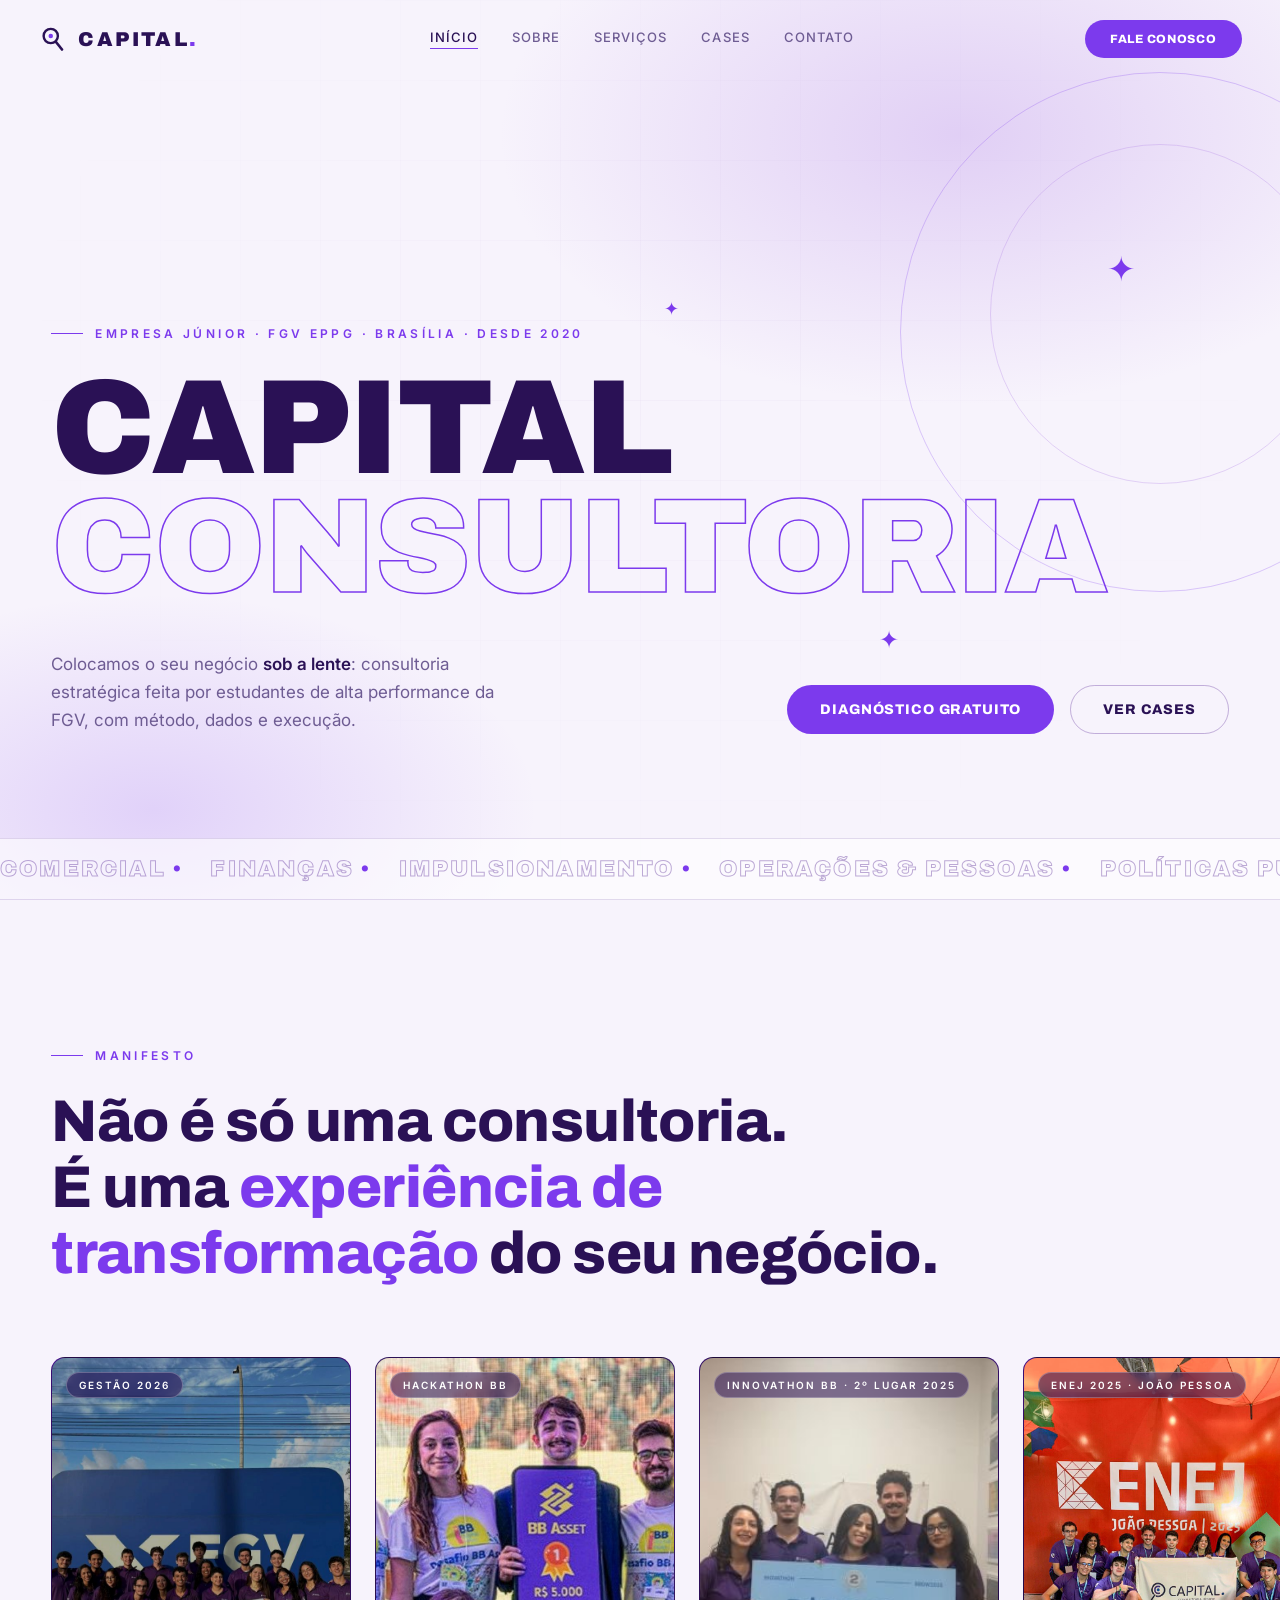
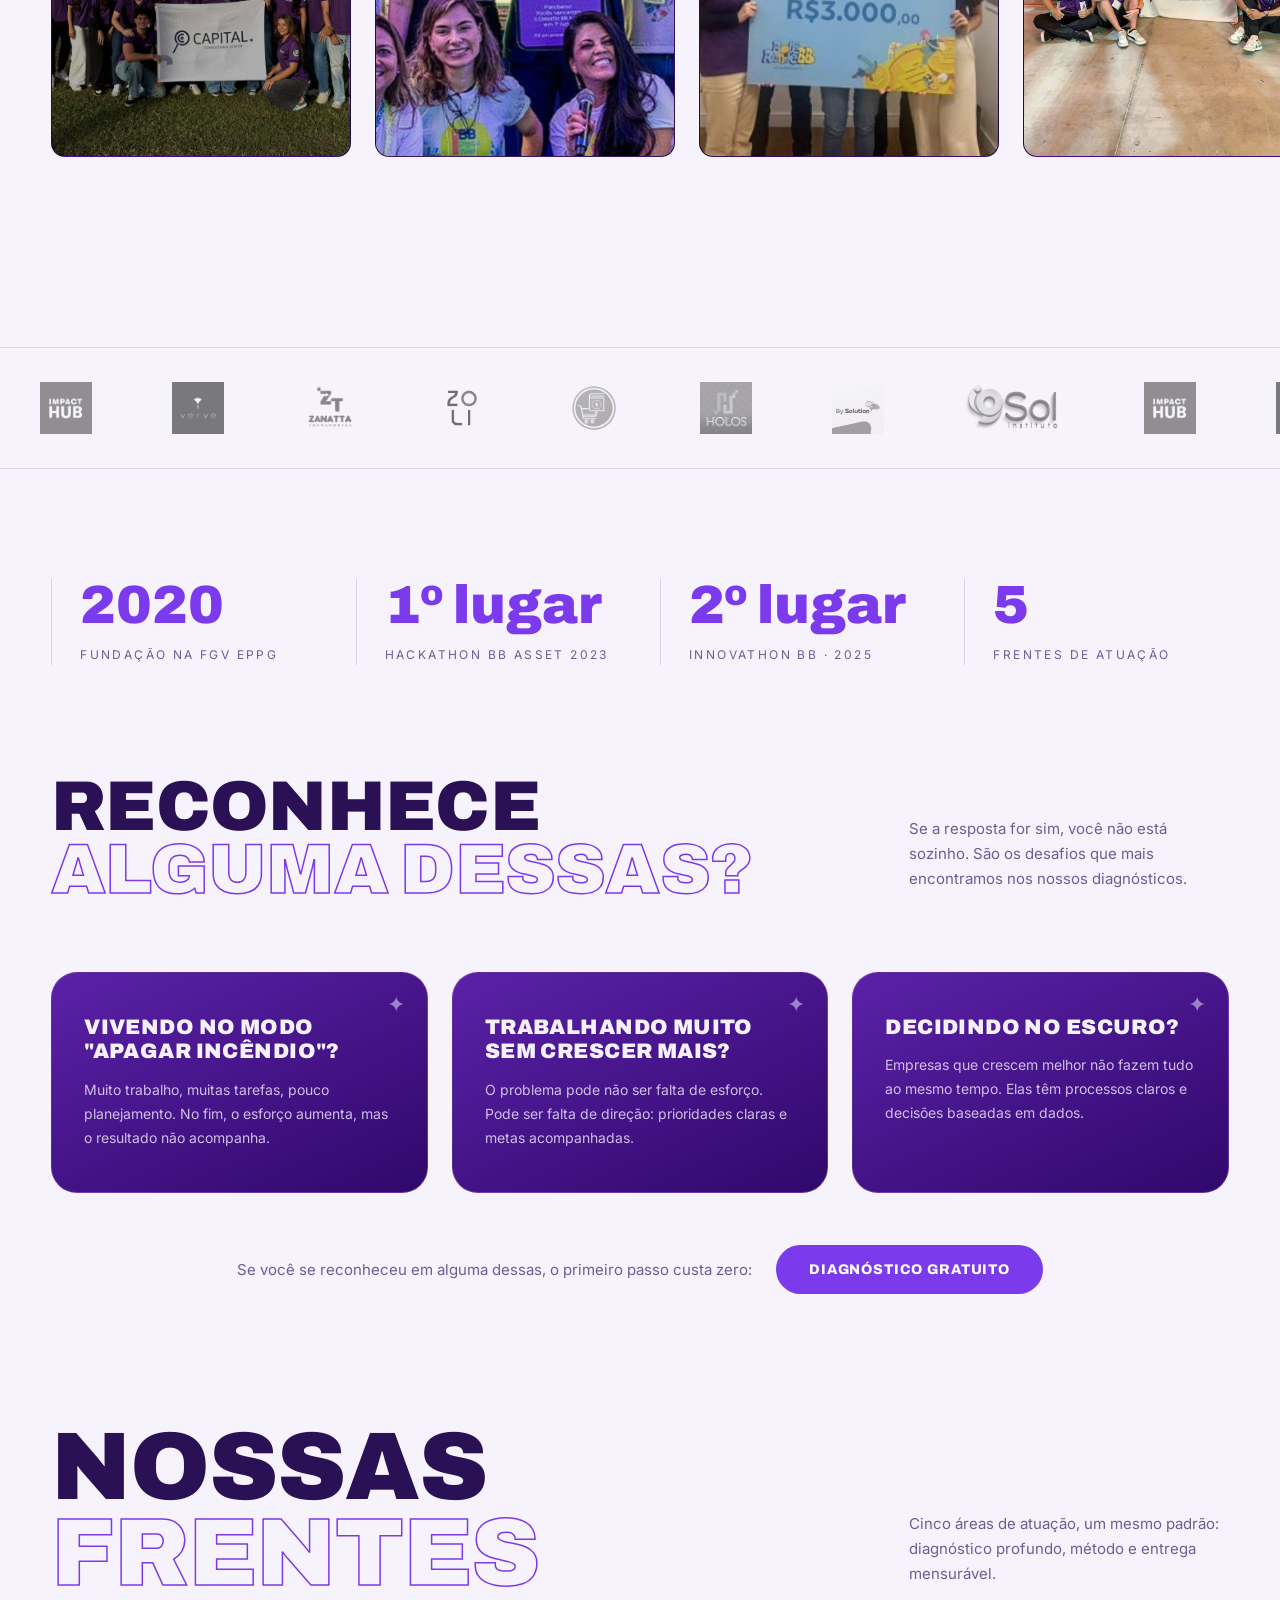
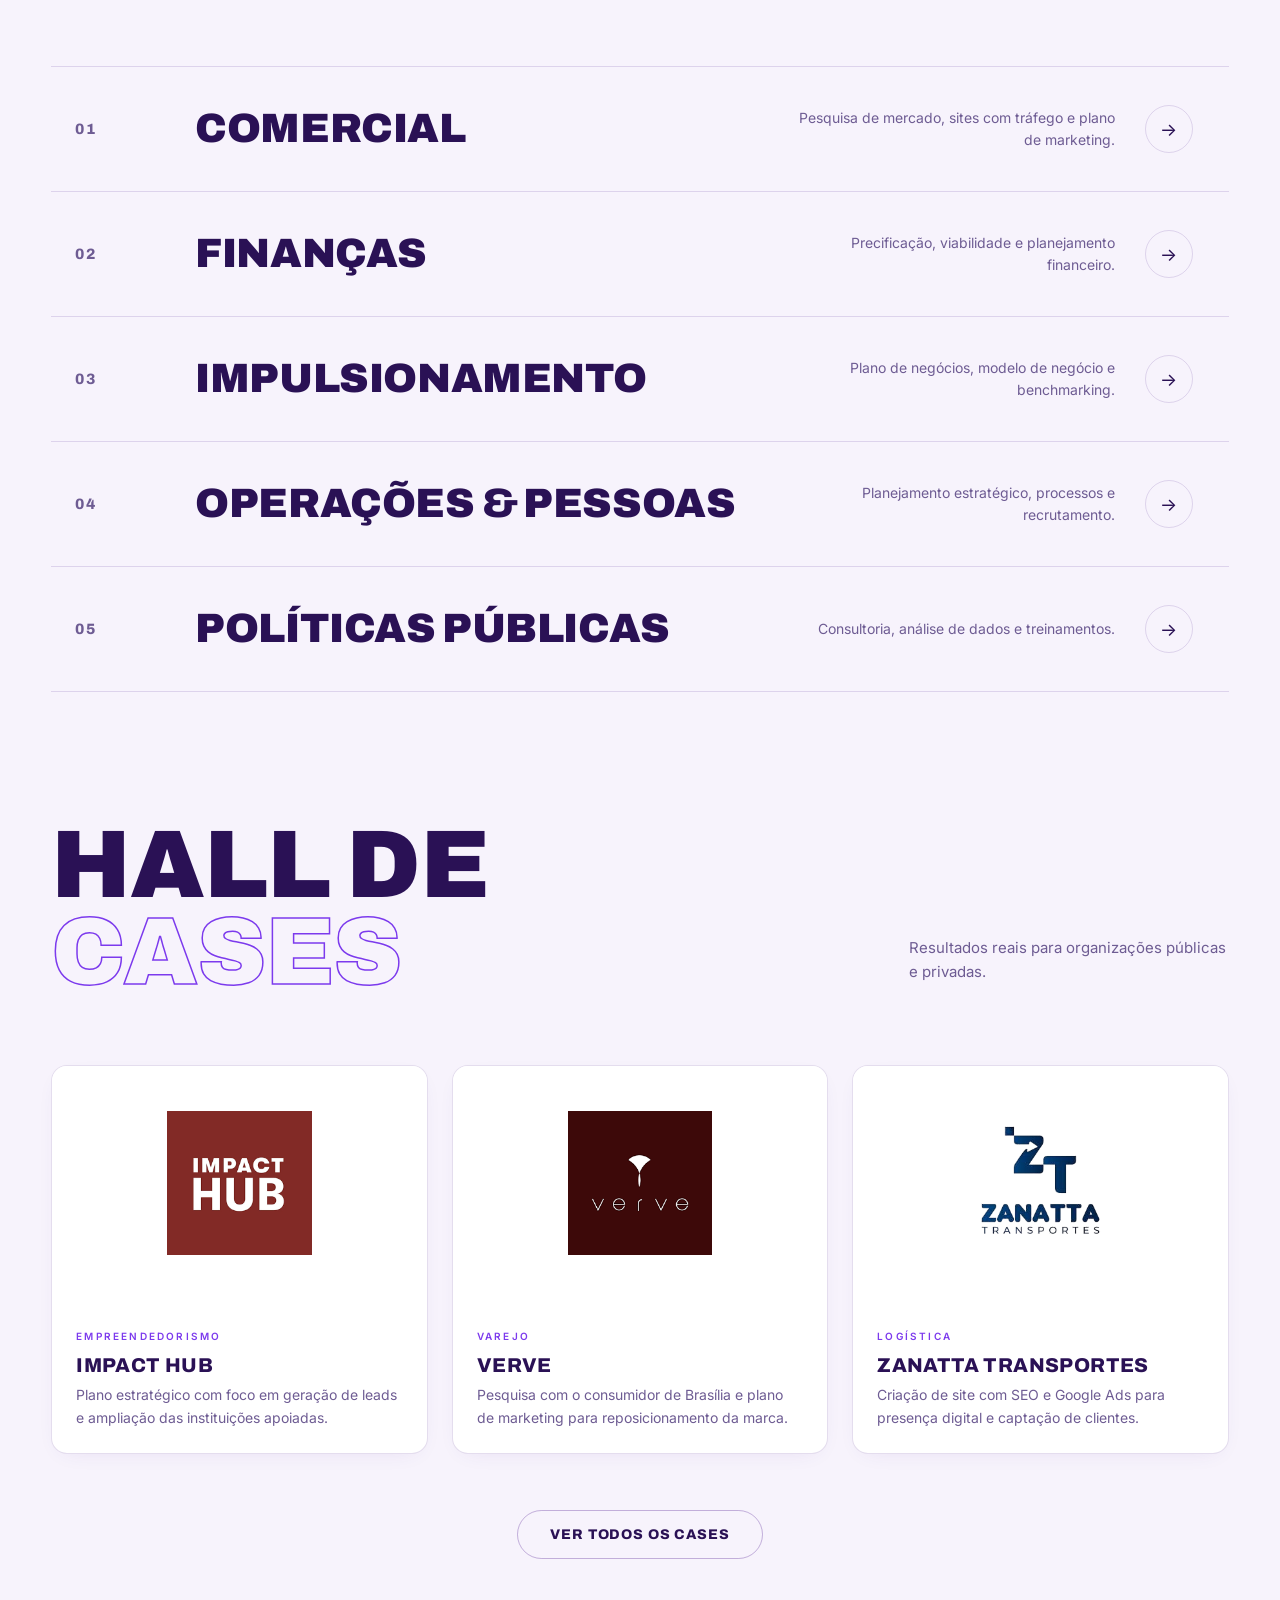
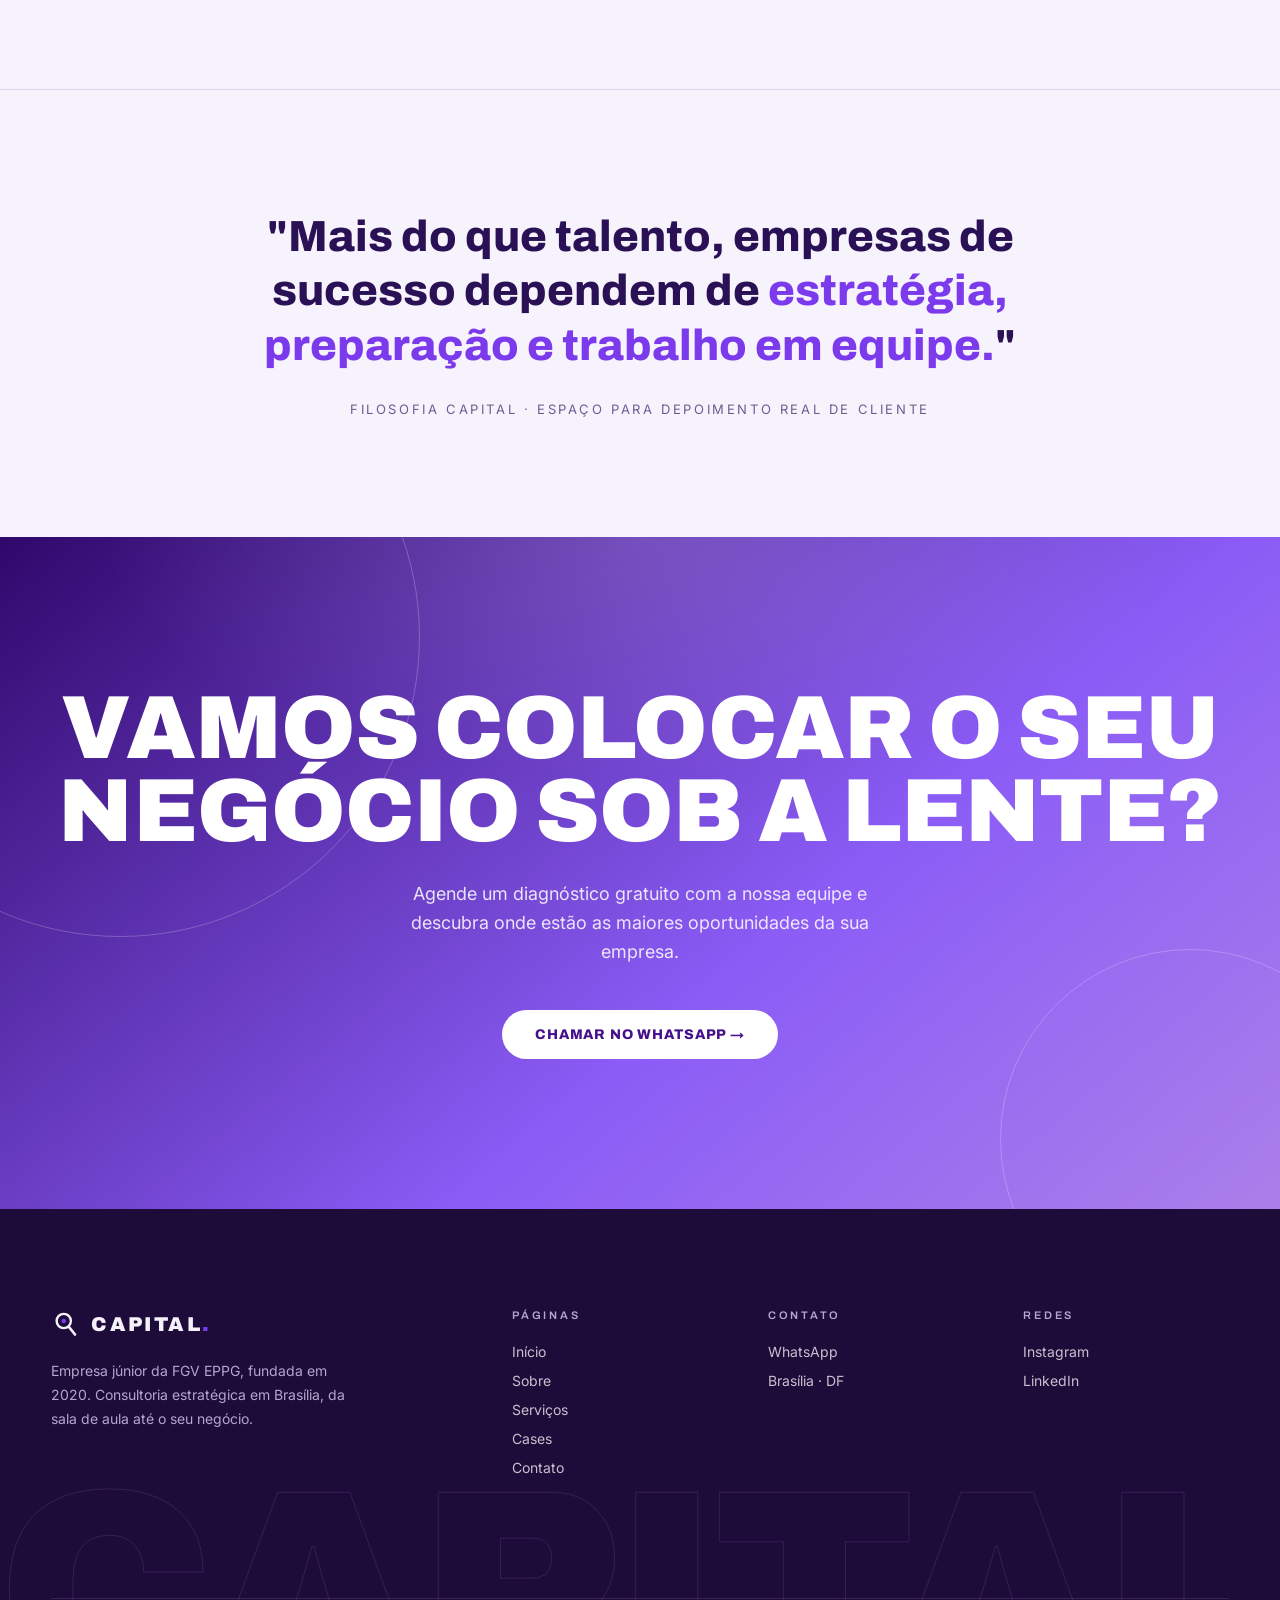
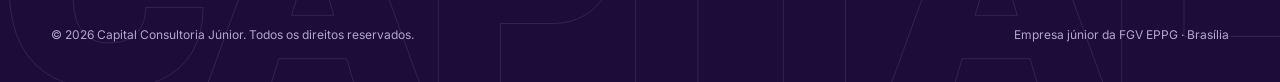
<file: index.html>
<!DOCTYPE html>
<html lang="pt-BR">
<head>
<meta charset="UTF-8">
<meta name="viewport" content="width=device-width, initial-scale=1.0">
<title>Capital Consultoria Júnior — Empresa Júnior FGV EPPG em Brasília</title>
<meta name="description" content="Consultoria estratégica em Comercial, Finanças, Impulsionamento de Negócios, Operações e Políticas Públicas. Empresa júnior da FGV EPPG, Brasília, desde 2020.">
<link rel="preconnect" href="https://fonts.googleapis.com">
<link rel="preconnect" href="https://fonts.gstatic.com" crossorigin>
<link href="https://fonts.googleapis.com/css2?family=Archivo:wght@400;600;800;900&family=Inter:wght@400;500;600&display=swap" rel="stylesheet">
<link rel="stylesheet" href="/css/style.css">
</head>
<body>
<nav id="nav">
  <div class="nav-inner">
    <a href="/" class="logo"><svg class="nav-logo-img" viewBox="0 0 40 40" fill="none" xmlns="http://www.w3.org/2000/svg" aria-hidden="true"><circle cx="17" cy="16" r="9.5" stroke="currentColor" stroke-width="3.2"/><circle cx="17" cy="16" r="3" fill="#7C3AED"/><line x1="24" y1="24" x2="32" y2="34" stroke="currentColor" stroke-width="3.6" stroke-linecap="round"/></svg>CAPITAL<span>.</span></a>
    <div class="nav-links">
      <a href="/" class="active">Início</a>
      <a href="/sobre" >Sobre</a>
      <a href="/servicos" >Serviços</a>
      <a href="/cases" >Cases</a>
      <a href="/contato" >Contato</a>
    </div>
    <a href="https://wa.me/556199648454" class="btn btn-primary nav-cta">Fale conosco</a>
    <button class="burger" id="burger" aria-label="Abrir menu">≡</button>
  </div>
</nav>
<div class="mobile-menu" id="mobileMenu">
  <a href="/">Início</a>
  <a href="/sobre">Sobre</a>
  <a href="/servicos">Serviços</a>
  <a href="/cases">Cases</a>
  <a href="/contato">Contato</a>
</div>

<main>
  <header class="hero">
    <div class="hero-bg"></div>
    <div class="hero-grid-lines"></div>
    <div class="lens" style="width:520px;height:520px;top:8%;right:-140px"></div>
    <div class="lens l2" style="width:340px;height:340px;top:16%;right:-50px"></div>
    <div class="wrap hero-content">
      <span class="spark" style="top:-70px;right:8%;font-size:34px">✦</span>
      <span class="spark" style="top:-20px;left:52%;font-size:18px;animation-delay:1.1s">✦</span>
      <span class="spark" style="bottom:120px;right:28%;font-size:24px;animation-delay:2s">✦</span>
      <span class="eyebrow">Empresa Júnior · FGV EPPG · Brasília · desde 2020</span>
      <h1>
        <span class="line"><span>Capital</span></span>
        <span class="line"><span class="outline">Consultoria</span></span>
      </h1>
      <div class="hero-sub-row">
        <p class="hero-sub">Colocamos o seu negócio <strong>sob a lente</strong>: consultoria estratégica feita por estudantes de alta performance da FGV, com método, dados e execução.</p>
        <div class="hero-ctas">
          <a href="/contato" class="btn btn-primary">Diagnóstico gratuito</a>
          <a href="/cases" class="btn btn-ghost">Ver cases</a>
        </div>
      </div>
    </div>
    <div class="marquee">
      <div class="marquee-track" aria-hidden="true">
        <span>Comercial <b>•</b> Finanças <b>•</b> Impulsionamento <b>•</b> Operações &amp; Pessoas <b>•</b> Políticas Públicas <b>•</b> </span>
        <span>Comercial <b>•</b> Finanças <b>•</b> Impulsionamento <b>•</b> Operações &amp; Pessoas <b>•</b> Políticas Públicas <b>•</b> </span>
      </div>
    </div>
  </header>

  <section class="manifesto">
    <div class="wrap">
      <span class="eyebrow reveal">Manifesto</span>
      <h2 class="reveal" style="margin-top:26px">Não é só uma consultoria.<br>É uma <em>experiência de transformação</em> do seu negócio.</h2>
    </div>
    <div class="strip-wrap">
      <div class="strip" id="strip">
        <div class="polaroid g1"><span class="tag">Gestão 2026</span><img src="img/equipe-sobre.jpg" alt="Equipe da Capital Consultoria Júnior" loading="lazy"></div>
        <div class="polaroid g3"><span class="tag">Hackathon BB</span><img src="img/hackathon-bb.jpg" alt="Time da Capital no Hackathon do Banco do Brasil" loading="lazy"></div>
        <div class="polaroid g2"><span class="tag">Innovathon BB · 2º lugar 2025</span><img src="img/hackathon-bb-2025.jpg" alt="Time da Capital com o prêmio de 2º lugar no Innovathon BB 2025" loading="lazy"></div>
        <div class="polaroid g1"><span class="tag">ENEJ 2025 · João Pessoa</span><img src="img/equipe-home.jpg" alt="Time da Capital no ENEJ 2025" loading="lazy"></div>
      </div>
    </div>
  </section>

  <div class="logo-marquee">
    <div class="logo-track" aria-hidden="true"><img src="img/cli-impacthub.png" alt="Impact Hub" loading="lazy"><img src="img/cli-verve.png" alt="Verve" loading="lazy"><img src="img/cli-zanatta.png" alt="Zanatta Transportes" loading="lazy"><img src="img/cli-zoli.png" alt="Zoli Arquitetura" loading="lazy"><img src="img/cli-pricebook.png" alt="Pricebook" loading="lazy"><img src="img/cli-holos.jpg" alt="Clínica Holos" loading="lazy"><img src="img/cli-bysolution.png" alt="BySolution" loading="lazy"><img src="img/cli-i9sol.png" alt="Instituto i9Sol" loading="lazy"><img src="img/cli-impacthub.png" alt="Impact Hub" loading="lazy"><img src="img/cli-verve.png" alt="Verve" loading="lazy"><img src="img/cli-zanatta.png" alt="Zanatta Transportes" loading="lazy"><img src="img/cli-zoli.png" alt="Zoli Arquitetura" loading="lazy"><img src="img/cli-pricebook.png" alt="Pricebook" loading="lazy"><img src="img/cli-holos.jpg" alt="Clínica Holos" loading="lazy"><img src="img/cli-bysolution.png" alt="BySolution" loading="lazy"><img src="img/cli-i9sol.png" alt="Instituto i9Sol" loading="lazy"></div>
  </div>

  <section class="numbers" style="border-top:none">
    <div class="wrap numbers-grid">
      <div class="num-item reveal"><div class="big txt">2020</div><p>Fundação na FGV EPPG</p></div>
      <div class="num-item reveal"><div class="big txt">1º lugar</div><p>Hackathon BB Asset 2023</p></div>
      <div class="num-item reveal"><div class="big txt">2º lugar</div><p>Innovathon BB · 2025</p></div>
      <div class="num-item reveal"><div class="big txt">5</div><p>Frentes de atuação</p></div>
    </div>
  </section>

  <section class="pains">
    <div class="wrap">
      <div class="sec-head">
        <h2 class="sec-title reveal" style="font-size:clamp(34px,5.5vw,72px)">Reconhece<br><span class="outline">alguma dessas?</span></h2>
        <p class="note reveal">Se a resposta for sim, você não está sozinho. São os desafios que mais encontramos nos nossos diagnósticos.</p>
      </div>
      <div class="pain-cards">
        <div class="pain reveal"><span class="st">✦</span><h3>Vivendo no modo "apagar incêndio"?</h3><p>Muito trabalho, muitas tarefas, pouco planejamento. No fim, o esforço aumenta, mas o resultado não acompanha.</p></div>
        <div class="pain reveal"><span class="st">✦</span><h3>Trabalhando muito sem crescer mais?</h3><p>O problema pode não ser falta de esforço. Pode ser falta de direção: prioridades claras e metas acompanhadas.</p></div>
        <div class="pain reveal"><span class="st">✦</span><h3>Decidindo no escuro?</h3><p>Empresas que crescem melhor não fazem tudo ao mesmo tempo. Elas têm processos claros e decisões baseadas em dados.</p></div>
      </div>
      <div class="pains-cta reveal">
        <p>Se você se reconheceu em alguma dessas, o primeiro passo custa zero:</p>
        <a href="/contato" class="btn btn-primary">Diagnóstico gratuito</a>
      </div>
    </div>
  </section>

  <section class="section" style="padding-top:0">
    <div class="wrap">
      <div class="sec-head">
        <h2 class="sec-title reveal">Nossas<br><span class="outline">Frentes</span></h2>
        <p class="note reveal">Cinco áreas de atuação, um mesmo padrão: diagnóstico profundo, método e entrega mensurável.</p>
      </div>
      <div class="svc-list reveal">
        <a class="svc-row" href="/servicos#comercial"><span class="svc-num">01</span><span class="svc-name">Comercial</span><span class="svc-desc">Pesquisa de mercado, sites com tráfego e plano de marketing.</span><span class="svc-arrow">→</span></a>
        <a class="svc-row" href="/servicos#financas"><span class="svc-num">02</span><span class="svc-name">Finanças</span><span class="svc-desc">Precificação, viabilidade e planejamento financeiro.</span><span class="svc-arrow">→</span></a>
        <a class="svc-row" href="/servicos#impulsionamento"><span class="svc-num">03</span><span class="svc-name">Impulsionamento</span><span class="svc-desc">Plano de negócios, modelo de negócio e benchmarking.</span><span class="svc-arrow">→</span></a>
        <a class="svc-row" href="/servicos#operacoes"><span class="svc-num">04</span><span class="svc-name">Operações &amp; Pessoas</span><span class="svc-desc">Planejamento estratégico, processos e recrutamento.</span><span class="svc-arrow">→</span></a>
        <a class="svc-row" href="/servicos#politicas"><span class="svc-num">05</span><span class="svc-name">Políticas Públicas</span><span class="svc-desc">Consultoria, análise de dados e treinamentos.</span><span class="svc-arrow">→</span></a>
      </div>
    </div>
  </section>

  <section class="section" style="padding-top:0">
    <div class="wrap">
      <div class="sec-head">
        <h2 class="sec-title reveal">Hall de<br><span class="outline">Cases</span></h2>
        <p class="note reveal">Resultados reais para organizações públicas e privadas.</p>
      </div>
      <div class="cases-grid">
        <a class="case-card reveal" href="/cases"><div class="case-media logo-media"><img src="img/cli-impacthub.png" alt="Impact Hub" loading="lazy"></div><div class="case-body"><span class="case-tag">Empreendedorismo</span><h3>Impact Hub</h3><p>Plano estratégico com foco em geração de leads e ampliação das instituições apoiadas.</p></div></a>
        <a class="case-card reveal" href="/cases"><div class="case-media logo-media"><img src="img/cli-verve.png" alt="Verve" loading="lazy"></div><div class="case-body"><span class="case-tag">Varejo</span><h3>Verve</h3><p>Pesquisa com o consumidor de Brasília e plano de marketing para reposicionamento da marca.</p></div></a>
        <a class="case-card reveal" href="/cases"><div class="case-media logo-media"><img src="img/cli-zanatta.png" alt="Zanatta Transportes" loading="lazy"></div><div class="case-body"><span class="case-tag">Logística</span><h3>Zanatta Transportes</h3><p>Criação de site com SEO e Google Ads para presença digital e captação de clientes.</p></div></a>
      </div>
      <div style="display:flex;justify-content:center;margin-top:56px" class="reveal"><a href="/cases" class="btn btn-ghost">Ver todos os cases</a></div>
    </div>
  </section>

  <section class="quote">
    <div class="wrap">
      <blockquote class="reveal">"Mais do que talento, empresas de sucesso dependem de <em>estratégia, preparação e trabalho em equipe.</em>"</blockquote>
      <p class="who reveal">Filosofia Capital · espaço para depoimento real de cliente</p>
    </div>
  </section>

  <section class="cta">
    <div class="lens" style="width:600px;height:600px;top:-200px;left:-180px"></div>
    <div class="lens" style="width:380px;height:380px;bottom:-120px;right:-100px"></div>
    <div class="wrap">
      <h2 class="reveal">Vamos colocar o seu<br>negócio sob a lente?</h2>
      <p class="reveal">Agende um diagnóstico gratuito com a nossa equipe e descubra onde estão as maiores oportunidades da sua empresa.</p>
      <a href="https://wa.me/556199648454" class="btn reveal">Chamar no WhatsApp →</a>
    </div>
  </section>
</main>
<footer>
  <div class="watermark">Capital</div>
  <div class="wrap">
    <div class="footer-grid">
      <div class="footer-brand">
        <a href="/" class="logo"><svg class="nav-logo-img" viewBox="0 0 40 40" fill="none" xmlns="http://www.w3.org/2000/svg" aria-hidden="true"><circle cx="17" cy="16" r="9.5" stroke="currentColor" stroke-width="3.2"/><circle cx="17" cy="16" r="3" fill="#7C3AED"/><line x1="24" y1="24" x2="32" y2="34" stroke="currentColor" stroke-width="3.6" stroke-linecap="round"/></svg>CAPITAL<span>.</span></a>
        <p>Empresa júnior da FGV EPPG, fundada em 2020. Consultoria estratégica em Brasília, da sala de aula até o seu negócio.</p>
      </div>
      <div><h4>Páginas</h4><ul>
        <li><a href="/">Início</a></li>
        <li><a href="/sobre">Sobre</a></li>
        <li><a href="/servicos">Serviços</a></li>
        <li><a href="/cases">Cases</a></li>
        <li><a href="/contato">Contato</a></li>
      </ul></div>
      <div><h4>Contato</h4><ul>
        <li><a href="https://wa.me/556199648454">WhatsApp</a></li>
        <li><a href="/contato">Brasília · DF</a></li>
      </ul></div>
      <div><h4>Redes</h4><ul>
        <li><a href="https://www.instagram.com/capitalconsultoriajr/" target="_blank" rel="noopener">Instagram</a></li>
        <li><a href="https://www.linkedin.com/company/capital-consultoria-j%C3%BAnior/" target="_blank" rel="noopener">LinkedIn</a></li>
      </ul></div>
    </div>
    <div class="copyright">
      <span>© 2026 Capital Consultoria Júnior. Todos os direitos reservados.</span>
      <span>Empresa júnior da FGV EPPG · Brasília</span>
    </div>
  </div>
</footer>
<script src="/js/main.js"></script>
</body>
</html>
</file>
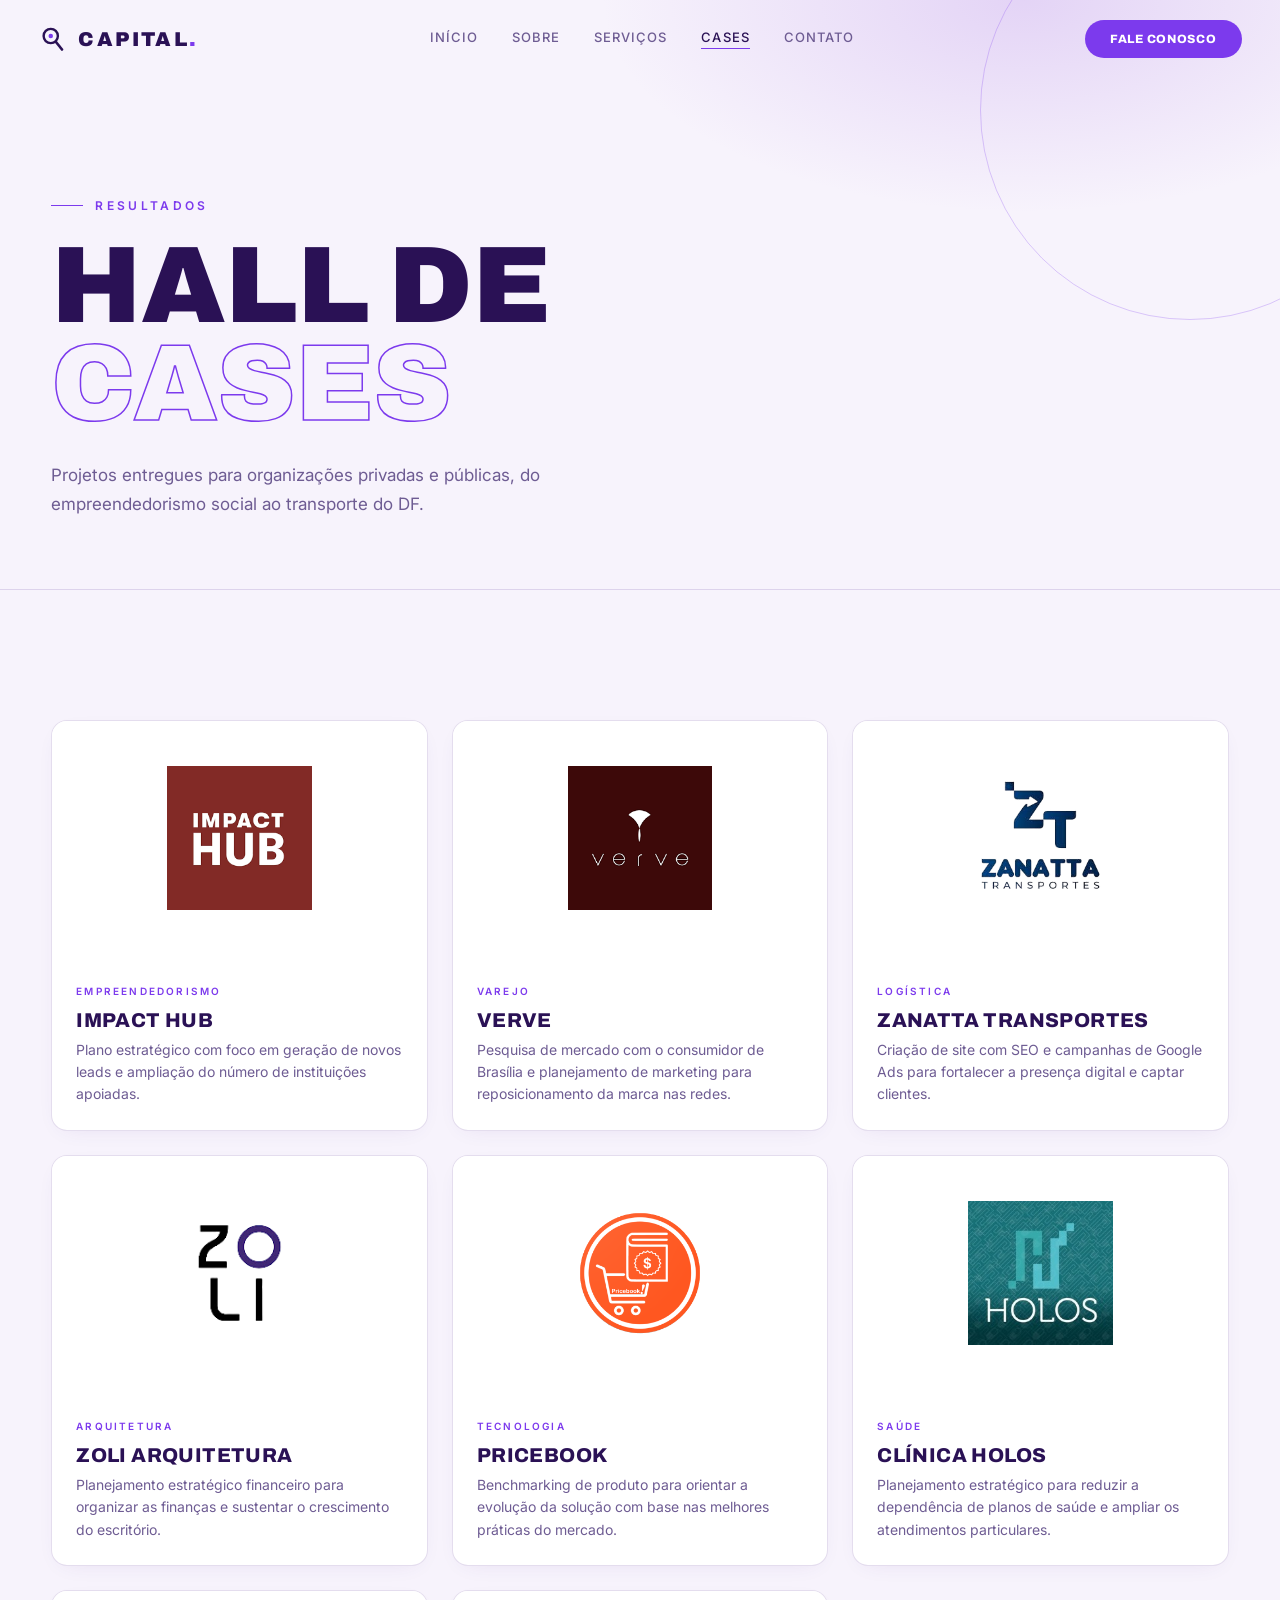
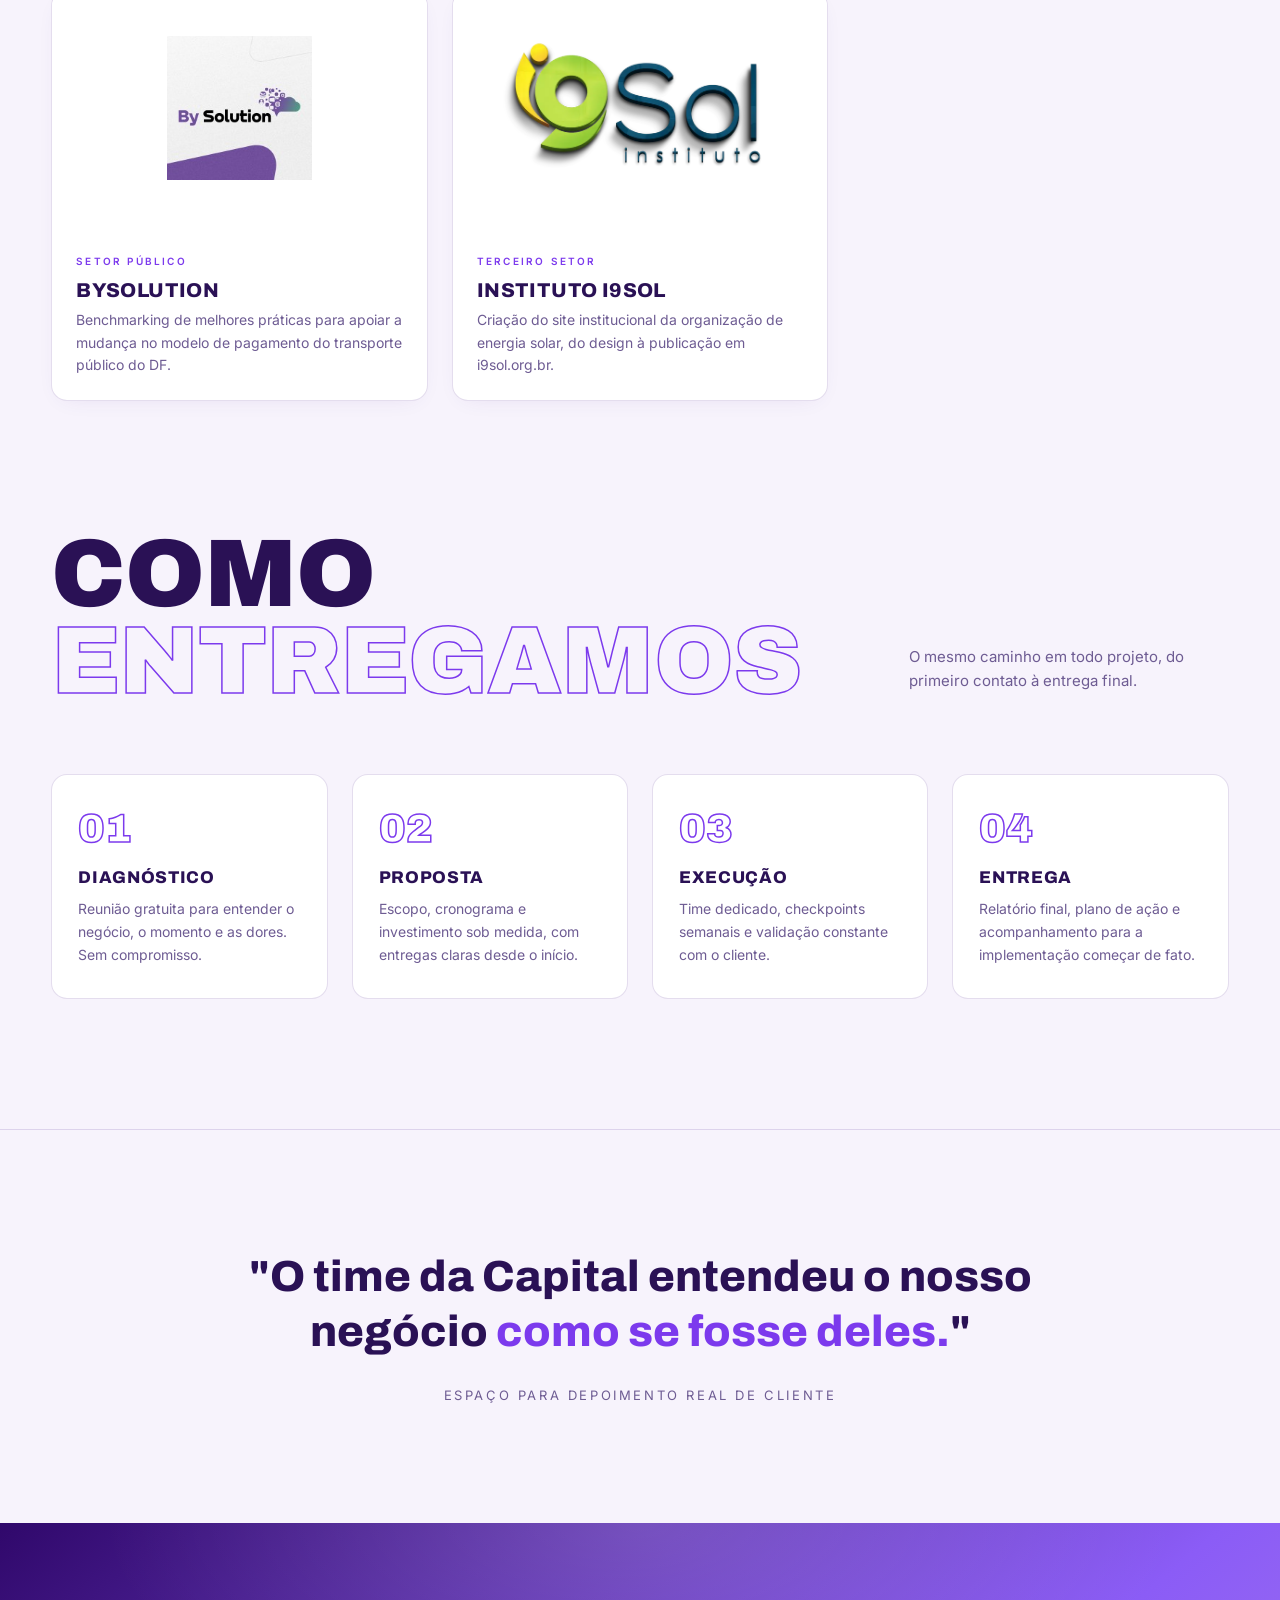
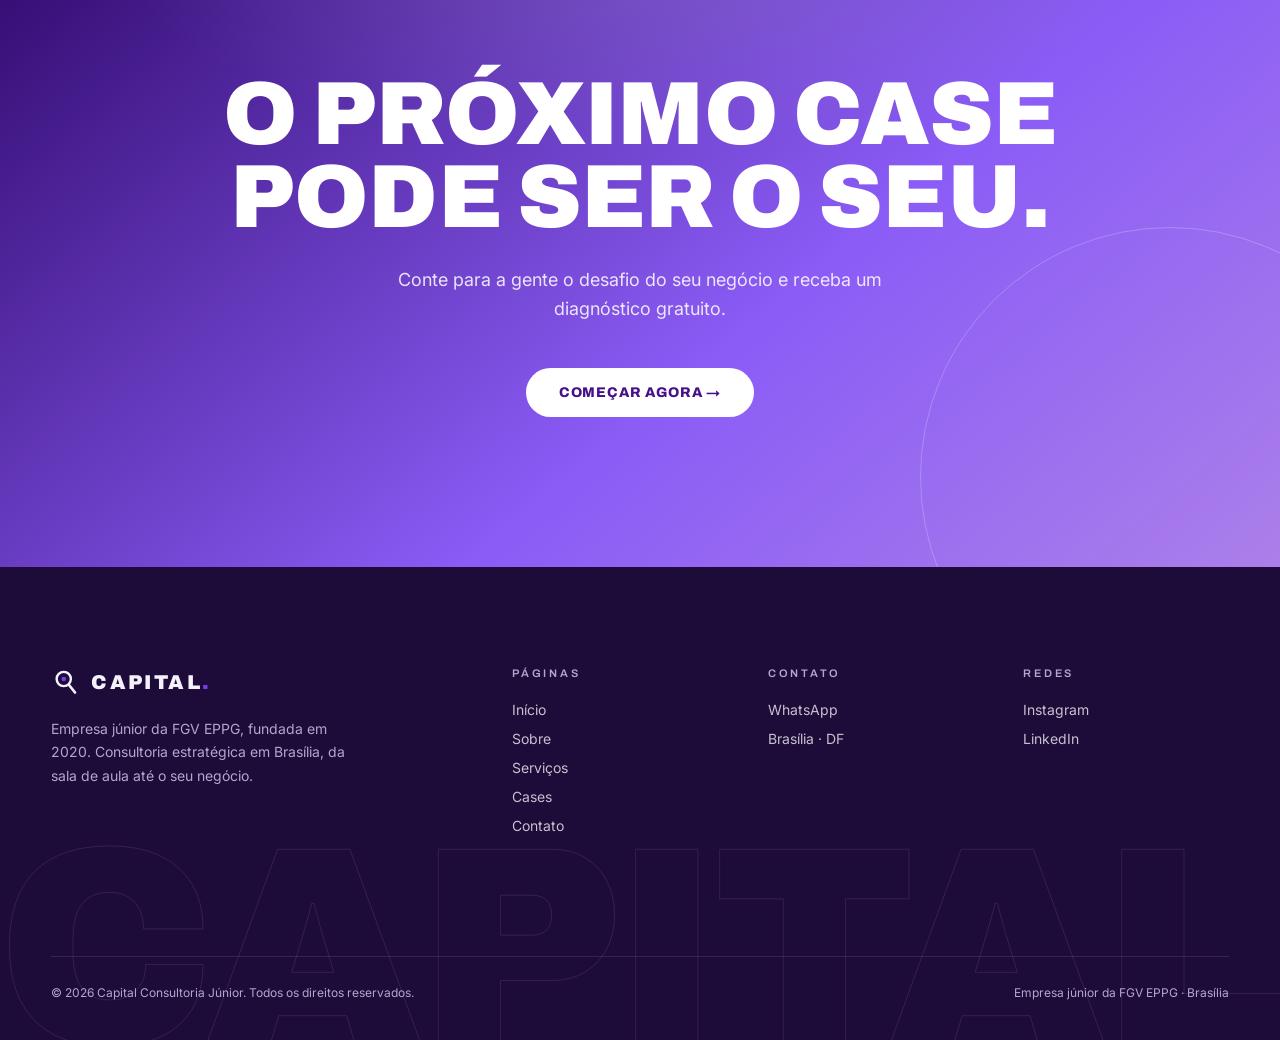
<file: cases.html>
<!DOCTYPE html>
<html lang="pt-BR">
<head>
<meta charset="UTF-8">
<meta name="viewport" content="width=device-width, initial-scale=1.0">
<title>Cases — Capital Consultoria Júnior</title>
<meta name="description" content="Impact Hub, Verve, Zanatta Transportes, Zoli Arquitetura, Pricebook, Clínica Holos e BySolution: conheça os projetos entregues pela Capital Consultoria Júnior.">
<link rel="preconnect" href="https://fonts.googleapis.com">
<link rel="preconnect" href="https://fonts.gstatic.com" crossorigin>
<link href="https://fonts.googleapis.com/css2?family=Archivo:wght@400;600;800;900&family=Inter:wght@400;500;600&display=swap" rel="stylesheet">
<link rel="stylesheet" href="/css/style.css">
</head>
<body>
<nav id="nav">
  <div class="nav-inner">
    <a href="/" class="logo"><svg class="nav-logo-img" viewBox="0 0 40 40" fill="none" xmlns="http://www.w3.org/2000/svg" aria-hidden="true"><circle cx="17" cy="16" r="9.5" stroke="currentColor" stroke-width="3.2"/><circle cx="17" cy="16" r="3" fill="#7C3AED"/><line x1="24" y1="24" x2="32" y2="34" stroke="currentColor" stroke-width="3.6" stroke-linecap="round"/></svg>CAPITAL<span>.</span></a>
    <div class="nav-links">
      <a href="/" >Início</a>
      <a href="/sobre" >Sobre</a>
      <a href="/servicos" >Serviços</a>
      <a href="/cases" class="active">Cases</a>
      <a href="/contato" >Contato</a>
    </div>
    <a href="https://wa.me/556199648454" class="btn btn-primary nav-cta">Fale conosco</a>
    <button class="burger" id="burger" aria-label="Abrir menu">≡</button>
  </div>
</nav>
<div class="mobile-menu" id="mobileMenu">
  <a href="/">Início</a>
  <a href="/sobre">Sobre</a>
  <a href="/servicos">Serviços</a>
  <a href="/cases">Cases</a>
  <a href="/contato">Contato</a>
</div>


<main>
  <header class="page-head">
    <div class="lens" style="width:420px;height:420px;top:-100px;right:-120px"></div>
    <div class="wrap">
      <span class="eyebrow">Resultados</span>
      <h1>Hall de<br><span class="outline">Cases</span></h1>
      <p class="lead">Projetos entregues para organizações privadas e públicas, do empreendedorismo social ao transporte do DF.</p>
    </div>
  </header>

  <section class="section">
    <div class="wrap">
      <div class="cases-grid">
        <div class="case-card reveal"><div class="case-media logo-media"><img src="img/cli-impacthub.png" alt="Impact Hub" loading="lazy"></div><div class="case-body"><span class="case-tag">Empreendedorismo</span><h3>Impact Hub</h3><p>Plano estratégico com foco em geração de novos leads e ampliação do número de instituições apoiadas.</p></div></div>
        <div class="case-card reveal"><div class="case-media logo-media"><img src="img/cli-verve.png" alt="Verve" loading="lazy"></div><div class="case-body"><span class="case-tag">Varejo</span><h3>Verve</h3><p>Pesquisa de mercado com o consumidor de Brasília e planejamento de marketing para reposicionamento da marca nas redes.</p></div></div>
        <div class="case-card reveal"><div class="case-media logo-media"><img src="img/cli-zanatta.png" alt="Zanatta Transportes" loading="lazy"></div><div class="case-body"><span class="case-tag">Logística</span><h3>Zanatta Transportes</h3><p>Criação de site com SEO e campanhas de Google Ads para fortalecer a presença digital e captar clientes.</p></div></div>
        <div class="case-card reveal"><div class="case-media logo-media"><img src="img/cli-zoli.png" alt="Zoli Arquitetura" loading="lazy"></div><div class="case-body"><span class="case-tag">Arquitetura</span><h3>Zoli Arquitetura</h3><p>Planejamento estratégico financeiro para organizar as finanças e sustentar o crescimento do escritório.</p></div></div>
        <div class="case-card reveal"><div class="case-media logo-media"><img src="img/cli-pricebook.png" alt="Pricebook" loading="lazy"></div><div class="case-body"><span class="case-tag">Tecnologia</span><h3>Pricebook</h3><p>Benchmarking de produto para orientar a evolução da solução com base nas melhores práticas do mercado.</p></div></div>
        <div class="case-card reveal"><div class="case-media logo-media"><img src="img/cli-holos.jpg" alt="Clínica Holos" loading="lazy"></div><div class="case-body"><span class="case-tag">Saúde</span><h3>Clínica Holos</h3><p>Planejamento estratégico para reduzir a dependência de planos de saúde e ampliar os atendimentos particulares.</p></div></div>
        <div class="case-card reveal"><div class="case-media logo-media"><img src="img/cli-bysolution.png" alt="BySolution" loading="lazy"></div><div class="case-body"><span class="case-tag">Setor público</span><h3>BySolution</h3><p>Benchmarking de melhores práticas para apoiar a mudança no modelo de pagamento do transporte público do DF.</p></div></div>
        <div class="case-card reveal"><div class="case-media logo-media"><img src="img/cli-i9sol.png" alt="Instituto i9Sol" loading="lazy"></div><div class="case-body"><span class="case-tag">Terceiro setor</span><h3>Instituto i9Sol</h3><p>Criação do site institucional da organização de energia solar, do design à publicação em i9sol.org.br.</p></div></div>
      </div>
    </div>
  </section>

  <section class="section" style="padding-top:0">
    <div class="wrap">
      <div class="sec-head">
        <h2 class="sec-title reveal">Como<br><span class="outline">entregamos</span></h2>
        <p class="note reveal">O mesmo caminho em todo projeto, do primeiro contato à entrega final.</p>
      </div>
      <div class="steps">
        <div class="step reveal"><div class="n">01</div><h3>Diagnóstico</h3><p>Reunião gratuita para entender o negócio, o momento e as dores. Sem compromisso.</p></div>
        <div class="step reveal"><div class="n">02</div><h3>Proposta</h3><p>Escopo, cronograma e investimento sob medida, com entregas claras desde o início.</p></div>
        <div class="step reveal"><div class="n">03</div><h3>Execução</h3><p>Time dedicado, checkpoints semanais e validação constante com o cliente.</p></div>
        <div class="step reveal"><div class="n">04</div><h3>Entrega</h3><p>Relatório final, plano de ação e acompanhamento para a implementação começar de fato.</p></div>
      </div>
    </div>
  </section>

  <section class="quote">
    <div class="wrap">
      <blockquote class="reveal">"O time da Capital entendeu o nosso negócio <em>como se fosse deles.</em>"</blockquote>
      <p class="who reveal">Espaço para depoimento real de cliente</p>
    </div>
  </section>

  <section class="cta">
    <div class="lens" style="width:500px;height:500px;bottom:-160px;right:-140px"></div>
    <div class="wrap">
      <h2 class="reveal">O próximo case<br>pode ser o seu.</h2>
      <p class="reveal">Conte para a gente o desafio do seu negócio e receba um diagnóstico gratuito.</p>
      <a href="https://wa.me/556199648454" class="btn reveal">Começar agora →</a>
    </div>
  </section>
</main>
<footer>
  <div class="watermark">Capital</div>
  <div class="wrap">
    <div class="footer-grid">
      <div class="footer-brand">
        <a href="/" class="logo"><svg class="nav-logo-img" viewBox="0 0 40 40" fill="none" xmlns="http://www.w3.org/2000/svg" aria-hidden="true"><circle cx="17" cy="16" r="9.5" stroke="currentColor" stroke-width="3.2"/><circle cx="17" cy="16" r="3" fill="#7C3AED"/><line x1="24" y1="24" x2="32" y2="34" stroke="currentColor" stroke-width="3.6" stroke-linecap="round"/></svg>CAPITAL<span>.</span></a>
        <p>Empresa júnior da FGV EPPG, fundada em 2020. Consultoria estratégica em Brasília, da sala de aula até o seu negócio.</p>
      </div>
      <div><h4>Páginas</h4><ul>
        <li><a href="/">Início</a></li>
        <li><a href="/sobre">Sobre</a></li>
        <li><a href="/servicos">Serviços</a></li>
        <li><a href="/cases">Cases</a></li>
        <li><a href="/contato">Contato</a></li>
      </ul></div>
      <div><h4>Contato</h4><ul>
        <li><a href="https://wa.me/556199648454">WhatsApp</a></li>
        <li><a href="/contato">Brasília · DF</a></li>
      </ul></div>
      <div><h4>Redes</h4><ul>
        <li><a href="https://www.instagram.com/capitalconsultoriajr/" target="_blank" rel="noopener">Instagram</a></li>
        <li><a href="https://www.linkedin.com/company/capital-consultoria-j%C3%BAnior/" target="_blank" rel="noopener">LinkedIn</a></li>
      </ul></div>
    </div>
    <div class="copyright">
      <span>© 2026 Capital Consultoria Júnior. Todos os direitos reservados.</span>
      <span>Empresa júnior da FGV EPPG · Brasília</span>
    </div>
  </div>
</footer>
<script src="/js/main.js"></script>
</body>
</html>
</file>
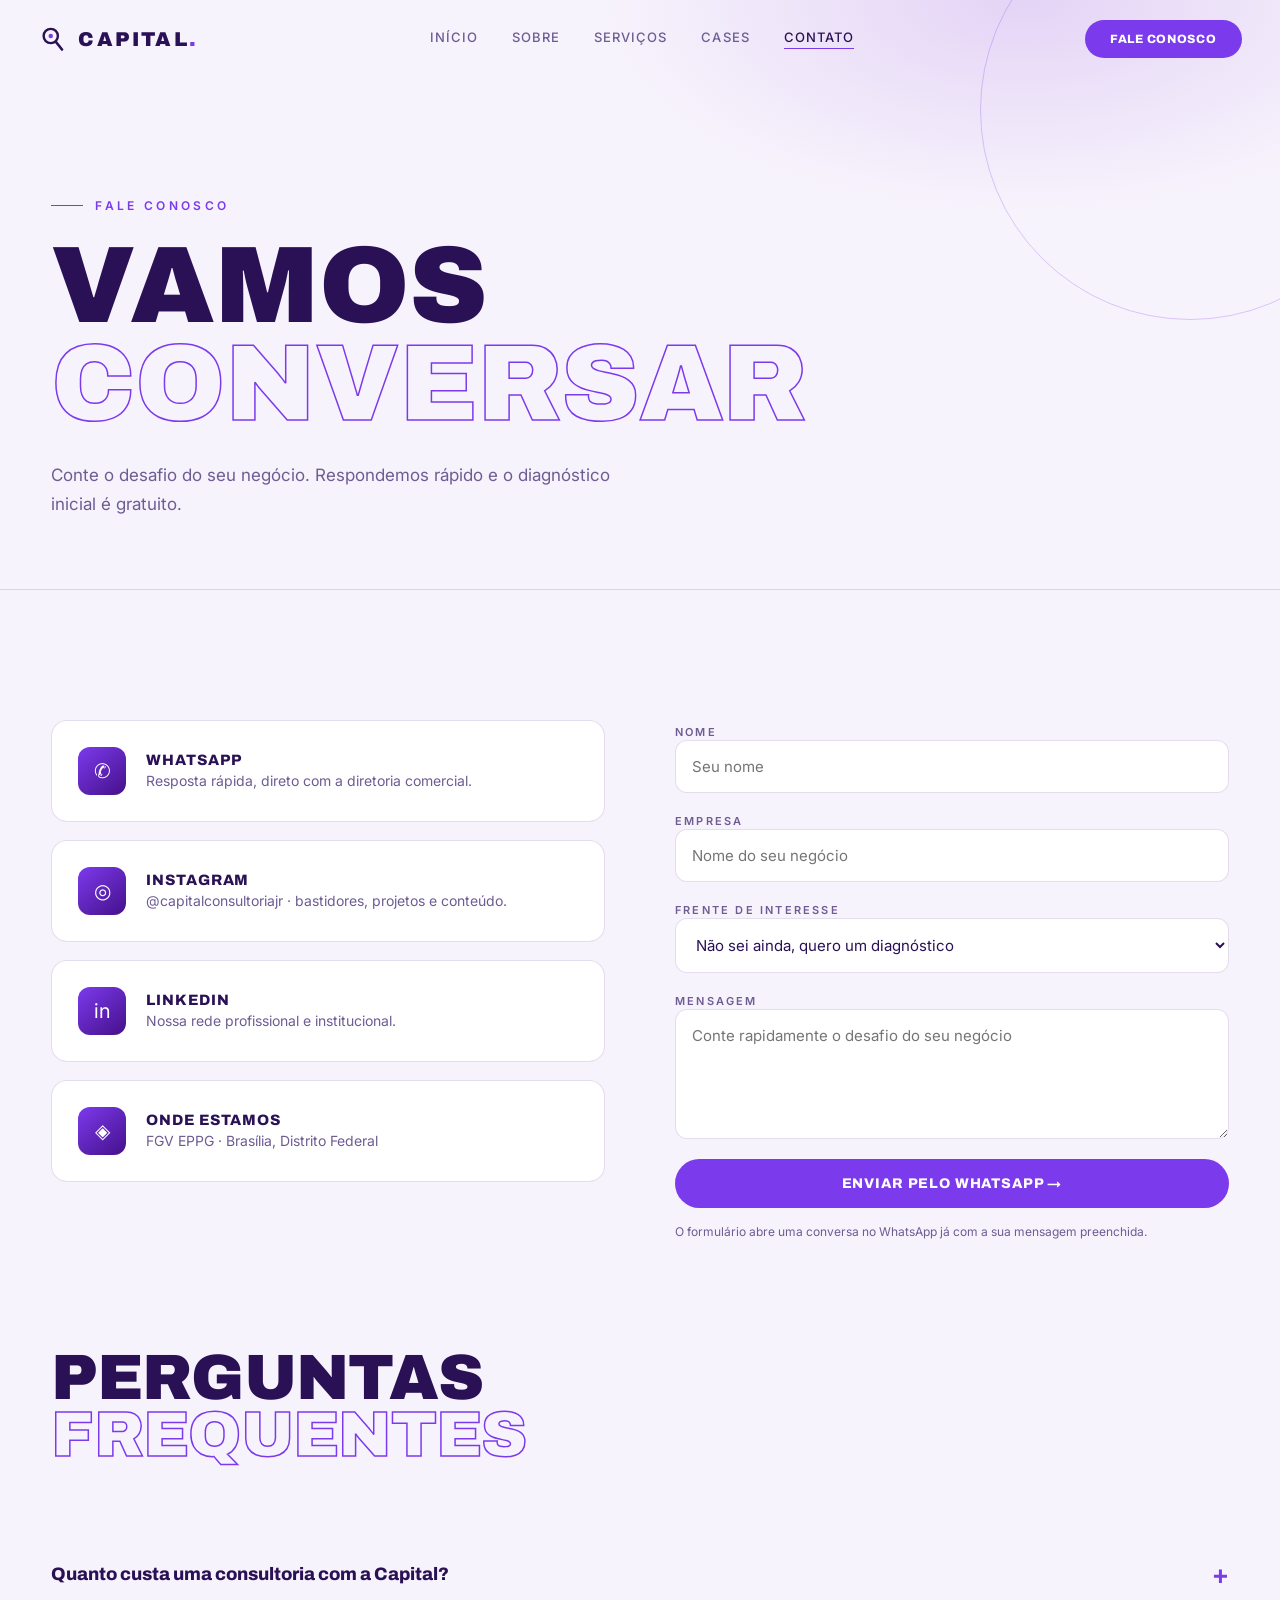
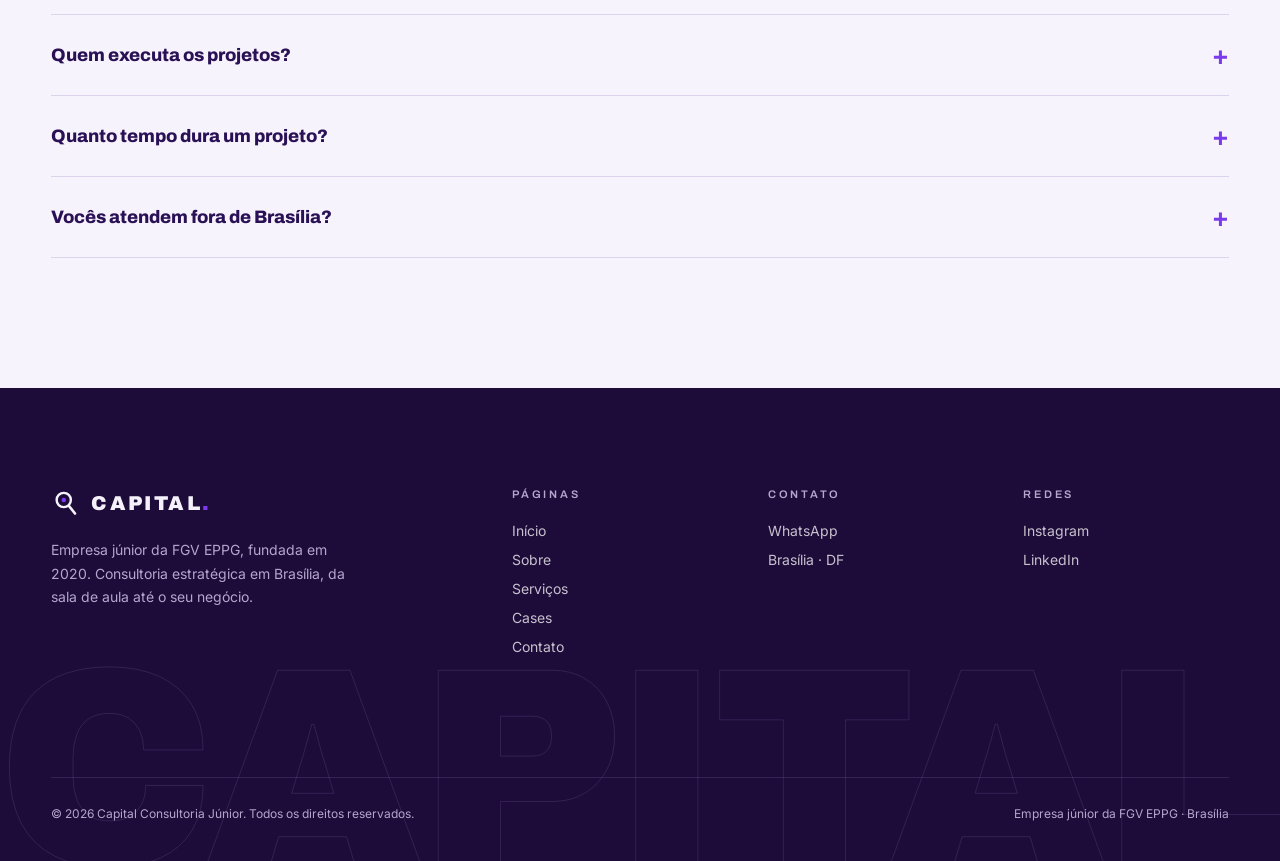
<file: contato.html>
<!DOCTYPE html>
<html lang="pt-BR">
<head>
<meta charset="UTF-8">
<meta name="viewport" content="width=device-width, initial-scale=1.0">
<title>Contato — Capital Consultoria Júnior</title>
<meta name="description" content="Fale com a Capital Consultoria Júnior: WhatsApp, Instagram e LinkedIn. Diagnóstico gratuito para o seu negócio.">
<link rel="preconnect" href="https://fonts.googleapis.com">
<link rel="preconnect" href="https://fonts.gstatic.com" crossorigin>
<link href="https://fonts.googleapis.com/css2?family=Archivo:wght@400;600;800;900&family=Inter:wght@400;500;600&display=swap" rel="stylesheet">
<link rel="stylesheet" href="/css/style.css">
</head>
<body>
<nav id="nav">
  <div class="nav-inner">
    <a href="/" class="logo"><svg class="nav-logo-img" viewBox="0 0 40 40" fill="none" xmlns="http://www.w3.org/2000/svg" aria-hidden="true"><circle cx="17" cy="16" r="9.5" stroke="currentColor" stroke-width="3.2"/><circle cx="17" cy="16" r="3" fill="#7C3AED"/><line x1="24" y1="24" x2="32" y2="34" stroke="currentColor" stroke-width="3.6" stroke-linecap="round"/></svg>CAPITAL<span>.</span></a>
    <div class="nav-links">
      <a href="/" >Início</a>
      <a href="/sobre" >Sobre</a>
      <a href="/servicos" >Serviços</a>
      <a href="/cases" >Cases</a>
      <a href="/contato" class="active">Contato</a>
    </div>
    <a href="https://wa.me/556199648454" class="btn btn-primary nav-cta">Fale conosco</a>
    <button class="burger" id="burger" aria-label="Abrir menu">≡</button>
  </div>
</nav>
<div class="mobile-menu" id="mobileMenu">
  <a href="/">Início</a>
  <a href="/sobre">Sobre</a>
  <a href="/servicos">Serviços</a>
  <a href="/cases">Cases</a>
  <a href="/contato">Contato</a>
</div>


<main>
  <header class="page-head">
    <div class="lens" style="width:420px;height:420px;top:-100px;right:-120px"></div>
    <div class="wrap">
      <span class="eyebrow">Fale conosco</span>
      <h1>Vamos<br><span class="outline">conversar</span></h1>
      <p class="lead">Conte o desafio do seu negócio. Respondemos rápido e o diagnóstico inicial é gratuito.</p>
    </div>
  </header>

  <section class="section">
    <div class="wrap">
      <div class="contact-grid">
        <div class="contact-cards">
          <a class="ccard reveal" href="https://wa.me/556199648454"><div class="ic">✆</div><div><h3>WhatsApp</h3><p>Resposta rápida, direto com a diretoria comercial.</p></div></a>
          <a class="ccard reveal" href="https://www.instagram.com/capitalconsultoriajr/" target="_blank" rel="noopener"><div class="ic">◎</div><div><h3>Instagram</h3><p>@capitalconsultoriajr · bastidores, projetos e conteúdo.</p></div></a>
          <a class="ccard reveal" href="https://www.linkedin.com/company/capital-consultoria-j%C3%BAnior/" target="_blank" rel="noopener"><div class="ic">in</div><div><h3>LinkedIn</h3><p>Nossa rede profissional e institucional.</p></div></a>
          <div class="ccard reveal"><div class="ic">◈</div><div><h3>Onde estamos</h3><p>FGV EPPG · Brasília, Distrito Federal</p></div></div>
        </div>
        <form class="form reveal" id="contactForm">
          <div><label for="f-nome">Nome</label><input id="f-nome" type="text" placeholder="Seu nome" required></div>
          <div><label for="f-empresa">Empresa</label><input id="f-empresa" type="text" placeholder="Nome do seu negócio"></div>
          <div><label for="f-frente">Frente de interesse</label>
            <select id="f-frente">
              <option>Não sei ainda, quero um diagnóstico</option>
              <option>Comercial</option>
              <option>Finanças</option>
              <option>Impulsionamento de Negócios</option>
              <option>Operações &amp; Pessoas</option>
              <option>Política Pública &amp; Treinamentos</option>
            </select>
          </div>
          <div><label for="f-msg">Mensagem</label><textarea id="f-msg" placeholder="Conte rapidamente o desafio do seu negócio"></textarea></div>
          <button type="submit" class="btn btn-primary" style="justify-content:center">Enviar pelo WhatsApp →</button>
          <p style="font-size:12px;color:var(--gray)">O formulário abre uma conversa no WhatsApp já com a sua mensagem preenchida.</p>
        </form>
      </div>

      <div class="faq">
        <div class="sec-head">
          <h2 class="sec-title reveal" style="font-size:clamp(34px,5vw,64px)">Perguntas<br><span class="outline">frequentes</span></h2>
        </div>
        <details class="reveal"><summary>Quanto custa uma consultoria com a Capital?</summary><p>Por sermos uma empresa júnior sem fins lucrativos, nossos projetos custam uma fração do valor de mercado. O investimento varia conforme o escopo, e você recebe uma proposta detalhada após o diagnóstico gratuito.</p></details>
        <details class="reveal"><summary>Quem executa os projetos?</summary><p>Estudantes selecionados e capacitados da FGV EPPG, organizados em times por projeto, com metodologia própria e acompanhamento de qualidade em todas as etapas.</p></details>
        <details class="reveal"><summary>Quanto tempo dura um projeto?</summary><p>Depende do escopo: projetos pontuais levam de 4 a 6 semanas, e projetos mais completos costumam durar de 2 a 3 meses, sempre com cronograma acordado na proposta.</p></details>
        <details class="reveal"><summary>Vocês atendem fora de Brasília?</summary><p>Sim. Boa parte dos nossos projetos é executada de forma remota, com reuniões online, e já atendemos clientes de outros estados.</p></details>
      </div>
    </div>
  </section>
</main>
<footer>
  <div class="watermark">Capital</div>
  <div class="wrap">
    <div class="footer-grid">
      <div class="footer-brand">
        <a href="/" class="logo"><svg class="nav-logo-img" viewBox="0 0 40 40" fill="none" xmlns="http://www.w3.org/2000/svg" aria-hidden="true"><circle cx="17" cy="16" r="9.5" stroke="currentColor" stroke-width="3.2"/><circle cx="17" cy="16" r="3" fill="#7C3AED"/><line x1="24" y1="24" x2="32" y2="34" stroke="currentColor" stroke-width="3.6" stroke-linecap="round"/></svg>CAPITAL<span>.</span></a>
        <p>Empresa júnior da FGV EPPG, fundada em 2020. Consultoria estratégica em Brasília, da sala de aula até o seu negócio.</p>
      </div>
      <div><h4>Páginas</h4><ul>
        <li><a href="/">Início</a></li>
        <li><a href="/sobre">Sobre</a></li>
        <li><a href="/servicos">Serviços</a></li>
        <li><a href="/cases">Cases</a></li>
        <li><a href="/contato">Contato</a></li>
      </ul></div>
      <div><h4>Contato</h4><ul>
        <li><a href="https://wa.me/556199648454">WhatsApp</a></li>
        <li><a href="/contato">Brasília · DF</a></li>
      </ul></div>
      <div><h4>Redes</h4><ul>
        <li><a href="https://www.instagram.com/capitalconsultoriajr/" target="_blank" rel="noopener">Instagram</a></li>
        <li><a href="https://www.linkedin.com/company/capital-consultoria-j%C3%BAnior/" target="_blank" rel="noopener">LinkedIn</a></li>
      </ul></div>
    </div>
    <div class="copyright">
      <span>© 2026 Capital Consultoria Júnior. Todos os direitos reservados.</span>
      <span>Empresa júnior da FGV EPPG · Brasília</span>
    </div>
  </div>
</footer>
<script src="/js/main.js"></script>
</body>
</html>
</file>
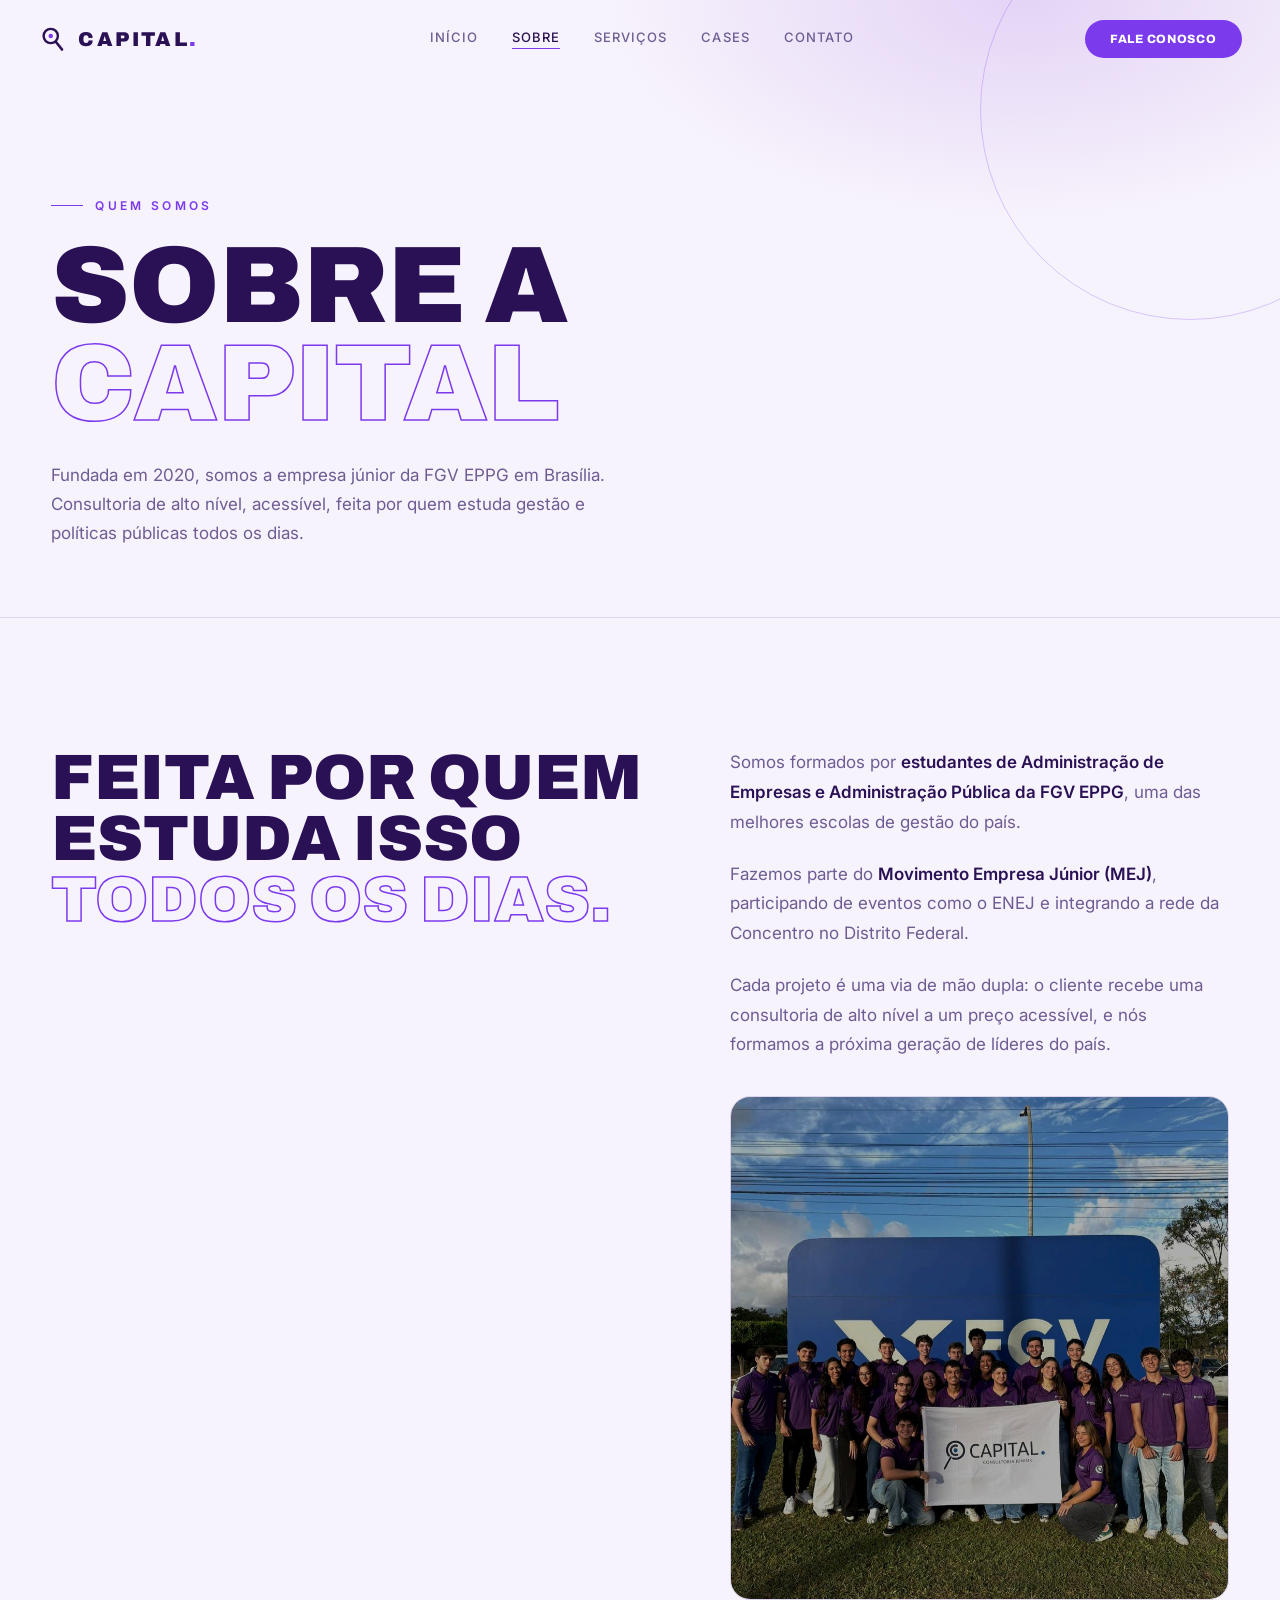
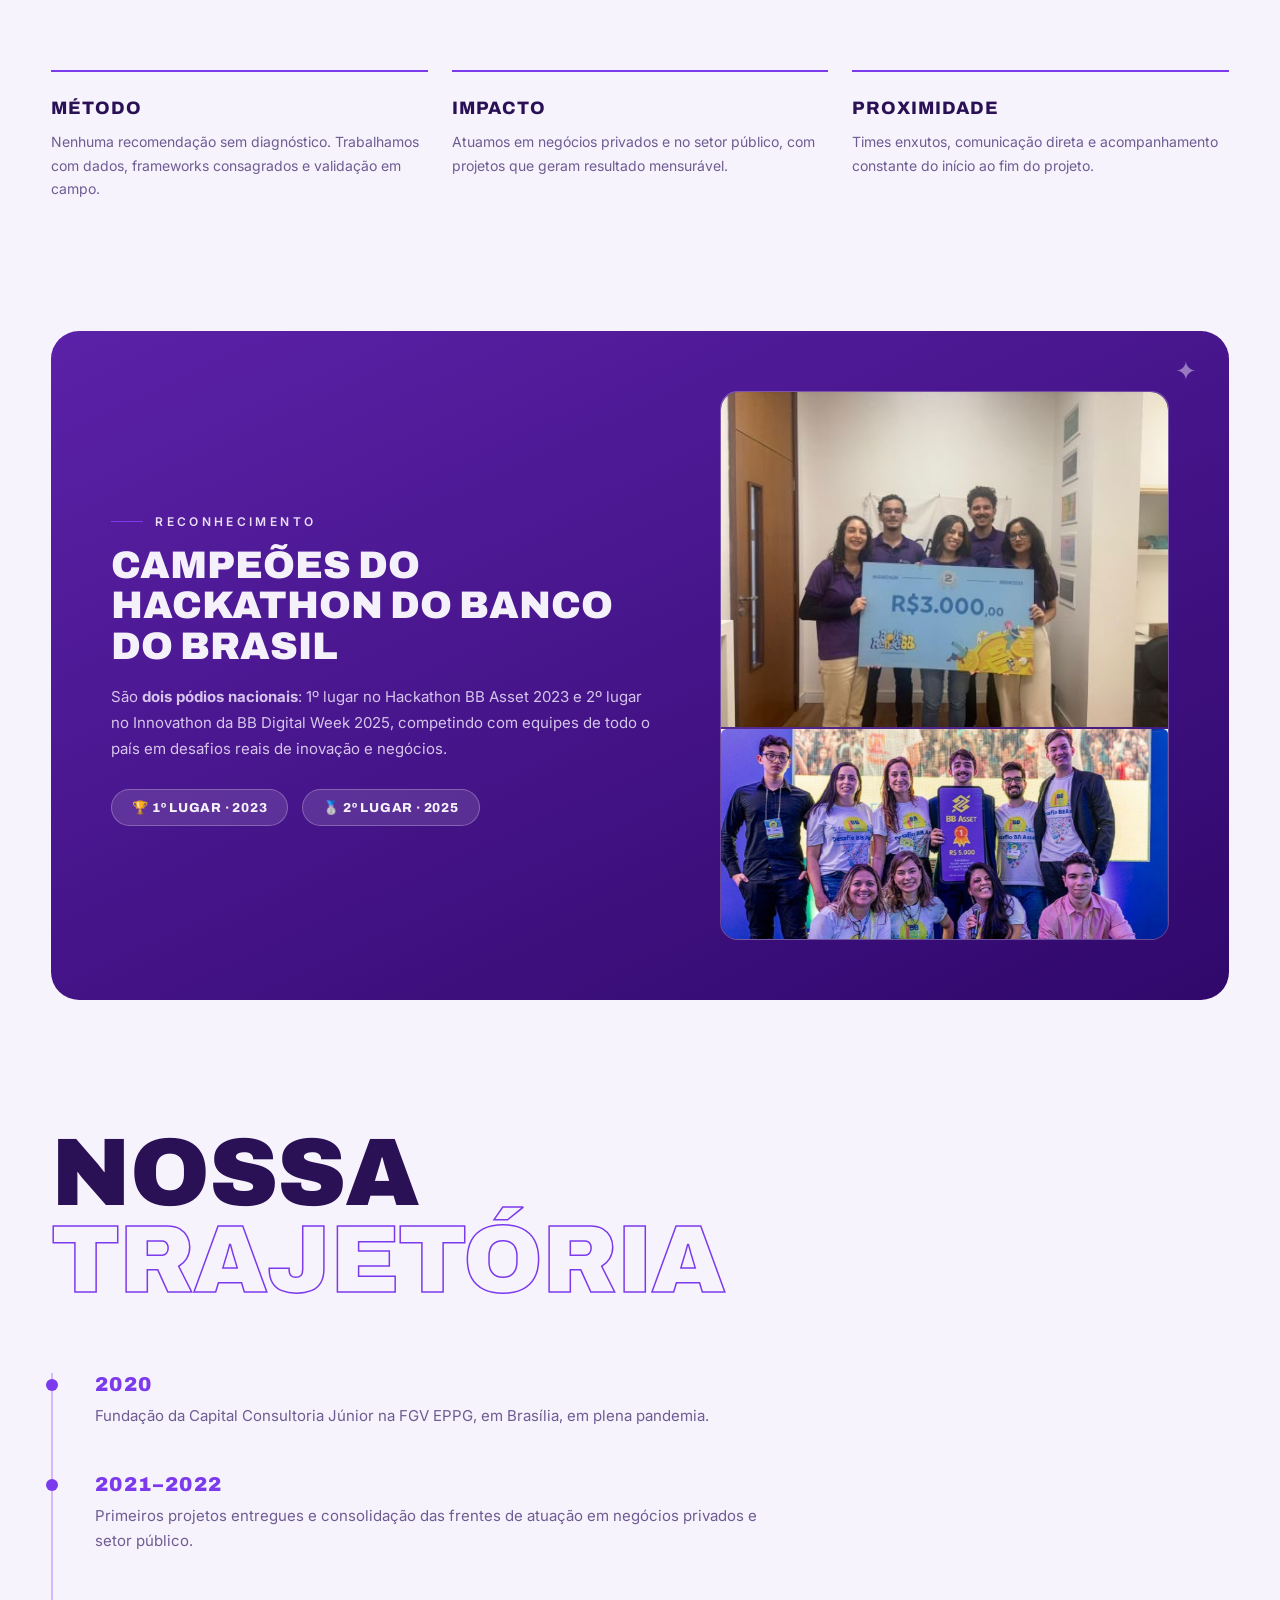
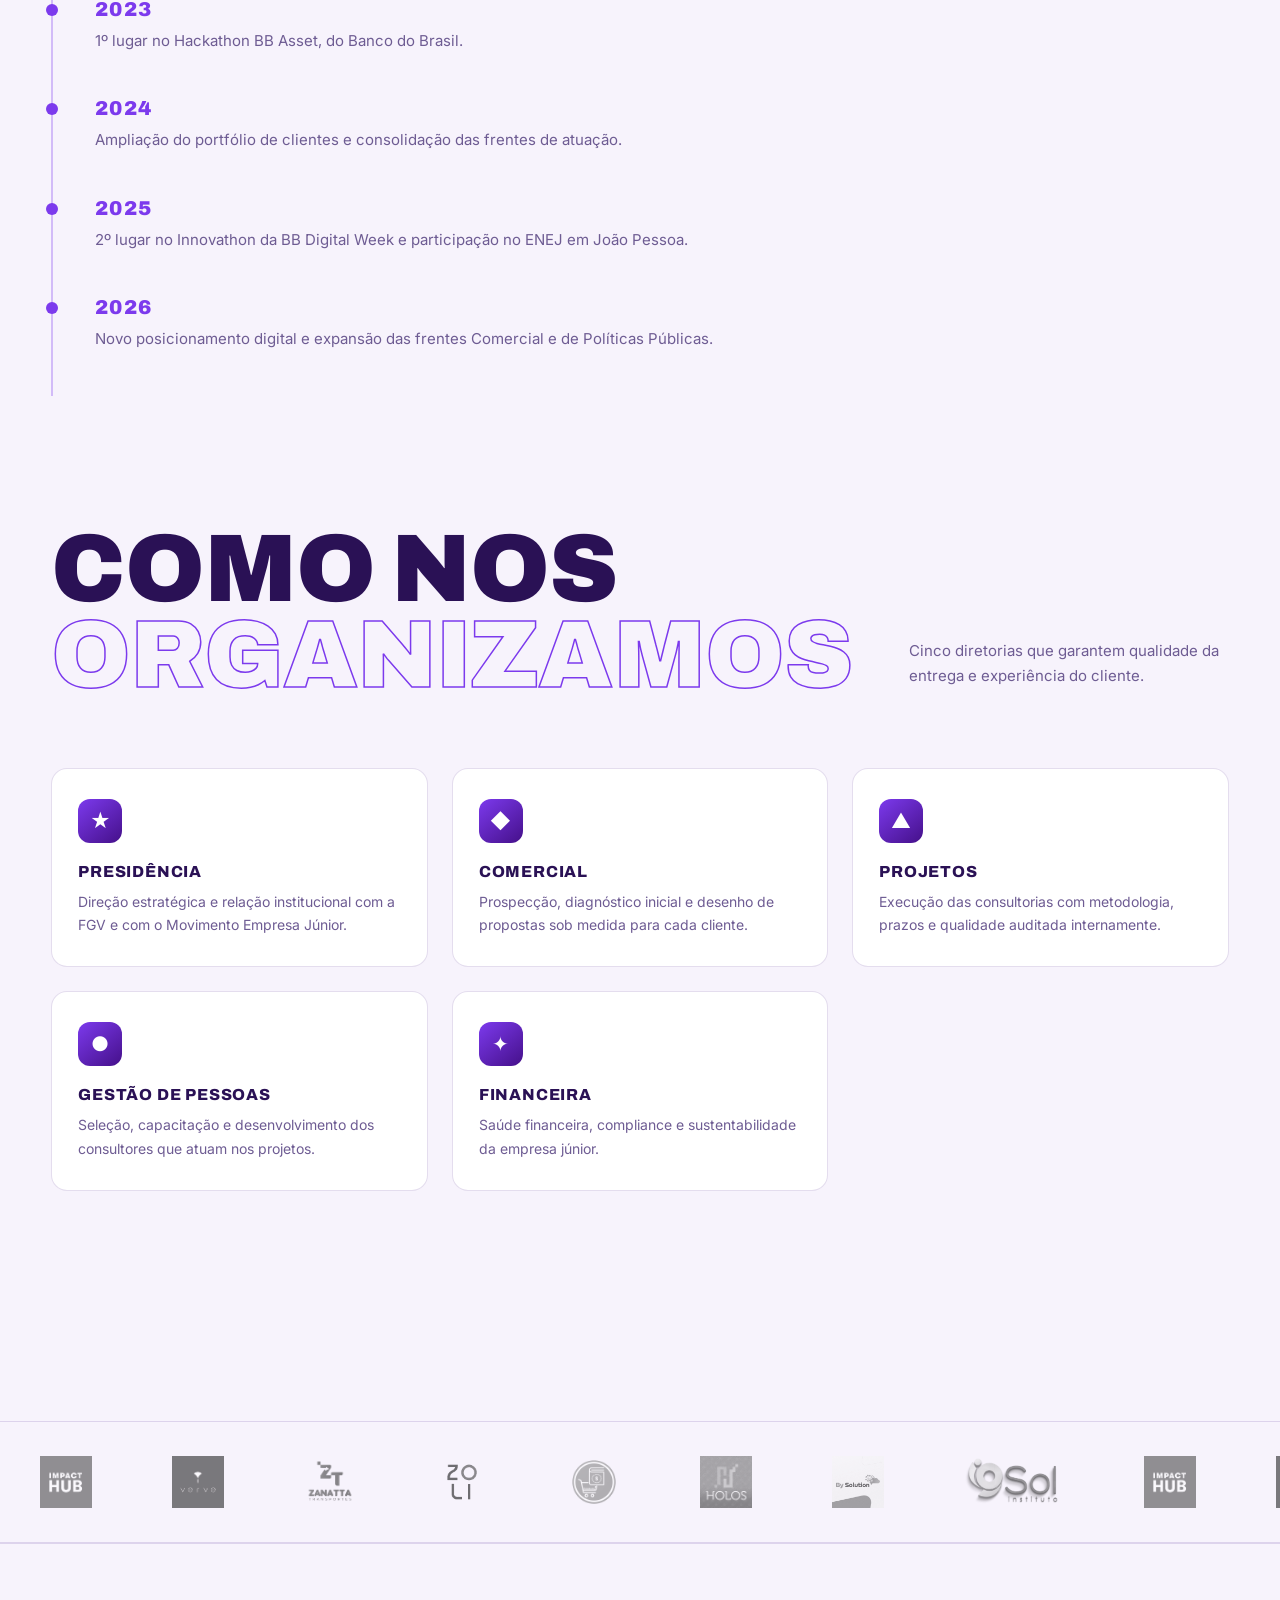
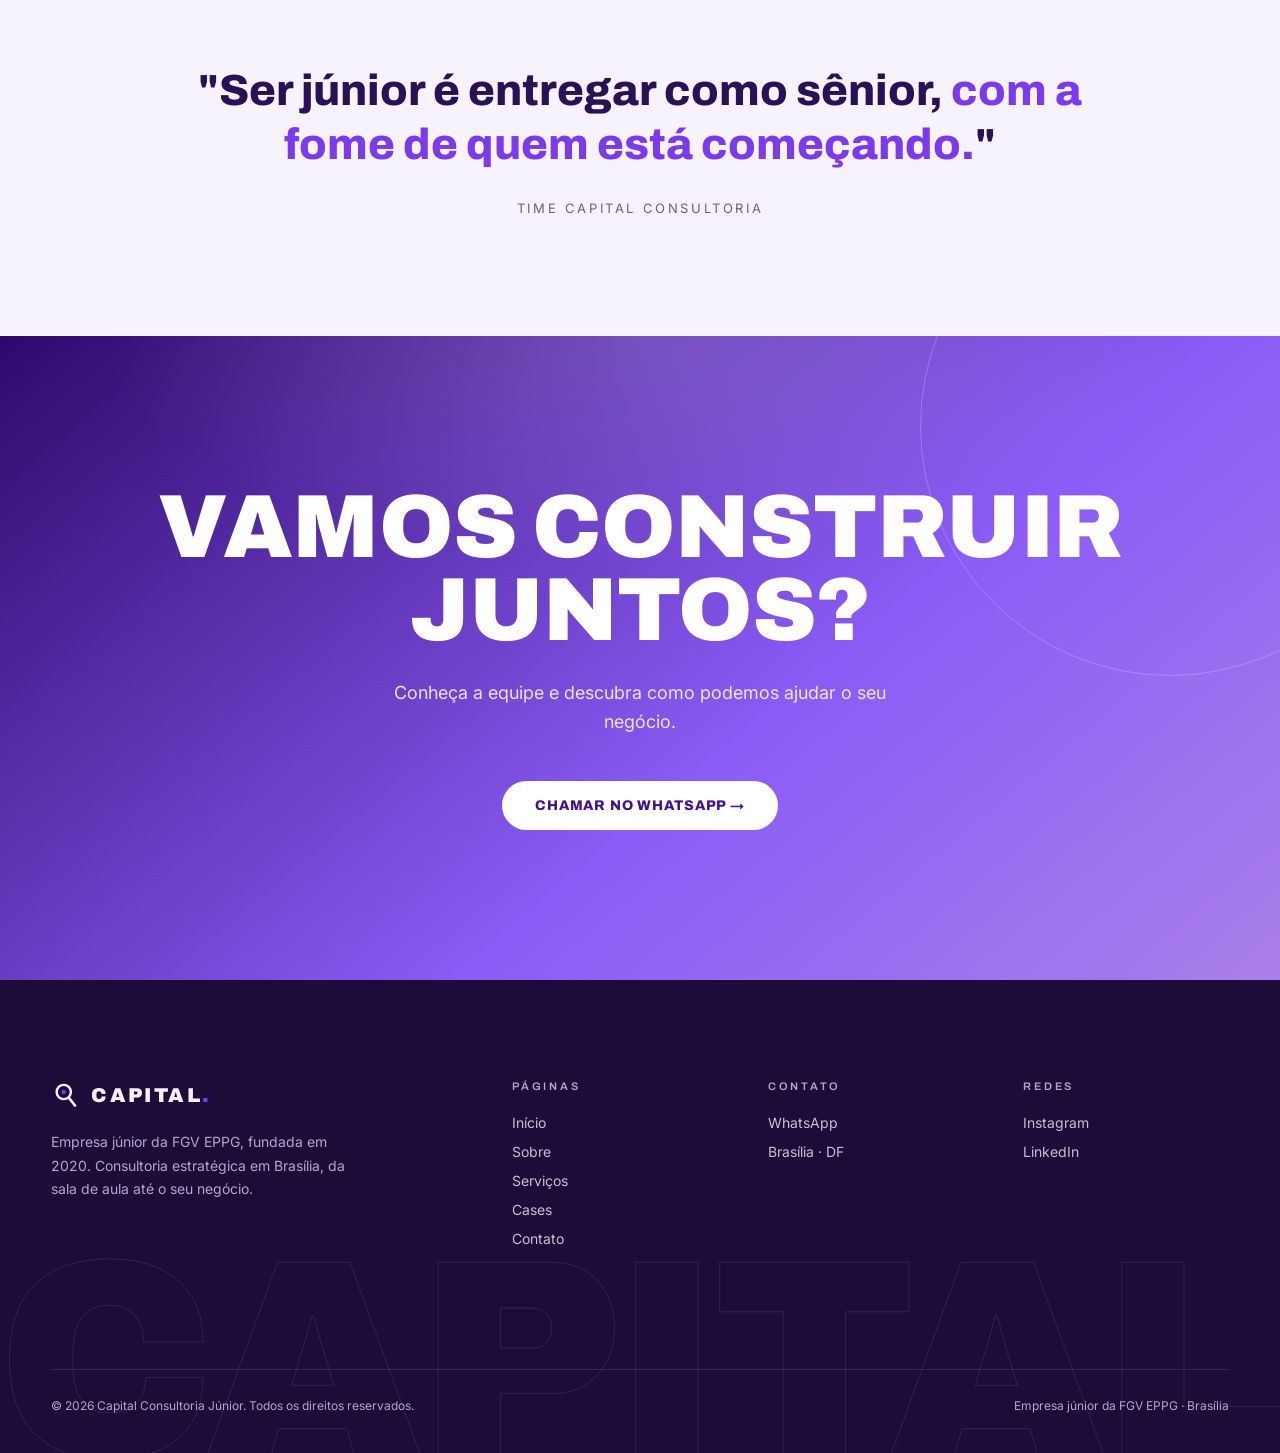
<file: sobre.html>
<!DOCTYPE html>
<html lang="pt-BR">
<head>
<meta charset="UTF-8">
<meta name="viewport" content="width=device-width, initial-scale=1.0">
<title>Sobre — Capital Consultoria Júnior | FGV EPPG</title>
<meta name="description" content="Fundada em 2020 na FGV EPPG. 1º lugar no Hackathon BB Asset 2023 e 2º lugar em 2024. Conheça a história, valores e diretorias da Capital Consultoria Júnior.">
<link rel="preconnect" href="https://fonts.googleapis.com">
<link rel="preconnect" href="https://fonts.gstatic.com" crossorigin>
<link href="https://fonts.googleapis.com/css2?family=Archivo:wght@400;600;800;900&family=Inter:wght@400;500;600&display=swap" rel="stylesheet">
<link rel="stylesheet" href="/css/style.css">
</head>
<body>
<nav id="nav">
  <div class="nav-inner">
    <a href="/" class="logo"><svg class="nav-logo-img" viewBox="0 0 40 40" fill="none" xmlns="http://www.w3.org/2000/svg" aria-hidden="true"><circle cx="17" cy="16" r="9.5" stroke="currentColor" stroke-width="3.2"/><circle cx="17" cy="16" r="3" fill="#7C3AED"/><line x1="24" y1="24" x2="32" y2="34" stroke="currentColor" stroke-width="3.6" stroke-linecap="round"/></svg>CAPITAL<span>.</span></a>
    <div class="nav-links">
      <a href="/" >Início</a>
      <a href="/sobre" class="active">Sobre</a>
      <a href="/servicos" >Serviços</a>
      <a href="/cases" >Cases</a>
      <a href="/contato" >Contato</a>
    </div>
    <a href="https://wa.me/556199648454" class="btn btn-primary nav-cta">Fale conosco</a>
    <button class="burger" id="burger" aria-label="Abrir menu">≡</button>
  </div>
</nav>
<div class="mobile-menu" id="mobileMenu">
  <a href="/">Início</a>
  <a href="/sobre">Sobre</a>
  <a href="/servicos">Serviços</a>
  <a href="/cases">Cases</a>
  <a href="/contato">Contato</a>
</div>


<main>
  <header class="page-head">
    <div class="lens" style="width:420px;height:420px;top:-100px;right:-120px"></div>
    <div class="wrap">
      <span class="eyebrow">Quem somos</span>
      <h1>Sobre a<br><span class="outline">Capital</span></h1>
      <p class="lead">Fundada em 2020, somos a empresa júnior da FGV EPPG em Brasília. Consultoria de alto nível, acessível, feita por quem estuda gestão e políticas públicas todos os dias.</p>
    </div>
  </header>

  <section class="section">
    <div class="wrap">
      <div class="about-grid">
        <h2 class="reveal">Feita por quem<br>estuda isso<br><em>todos os dias.</em></h2>
        <div class="about-right">
          <p class="reveal">Somos formados por <strong>estudantes de Administração de Empresas e Administração Pública da FGV EPPG</strong>, uma das melhores escolas de gestão do país.</p>
          <p class="reveal">Fazemos parte do <strong>Movimento Empresa Júnior (MEJ)</strong>, participando de eventos como o ENEJ e integrando a rede da Concentro no Distrito Federal.</p>
          <p class="reveal">Cada projeto é uma via de mão dupla: o cliente recebe uma consultoria de alto nível a um preço acessível, e nós formamos a próxima geração de líderes do país.</p>
          <div class="about-photo reveal"><img src="img/equipe-sobre.jpg" alt="Equipe da Capital Consultoria Júnior" loading="lazy"></div>
        </div>
      </div>
      <div class="values">
        <div class="value reveal"><h3>Método</h3><p>Nenhuma recomendação sem diagnóstico. Trabalhamos com dados, frameworks consagrados e validação em campo.</p></div>
        <div class="value reveal"><h3>Impacto</h3><p>Atuamos em negócios privados e no setor público, com projetos que geram resultado mensurável.</p></div>
        <div class="value reveal"><h3>Proximidade</h3><p>Times enxutos, comunicação direta e acompanhamento constante do início ao fim do projeto.</p></div>
      </div>
    </div>
  </section>

  <section class="section" style="padding-top:0">
    <div class="wrap">
      <div class="hack reveal">
        <div>
          <span class="eyebrow" style="color:#E9DDF8">Reconhecimento</span>
          <h3 style="margin-top:16px">Campeões do Hackathon do Banco do Brasil</h3>
          <p>São <strong>dois pódios nacionais</strong>: 1º lugar no Hackathon BB Asset 2023 e 2º lugar no Innovathon da BB Digital Week 2025, competindo com equipes de todo o país em desafios reais de inovação e negócios.</p>
          <div class="medal"><span>🏆 1º lugar · 2023</span><span>🥈 2º lugar · 2025</span></div>
        </div>
        <div class="visual"><img src="img/hackathon-bb-2025.jpg" alt="2º lugar no Innovathon BB 2025" loading="lazy" style="border-radius:18px 18px 0 0"><img src="img/hackathon-bb.jpg" alt="Time da Capital no Hackathon do Banco do Brasil" loading="lazy"></div>
      </div>
    </div>
  </section>

  <section class="section" style="padding-top:0">
    <div class="wrap">
      <div class="sec-head">
        <h2 class="sec-title reveal">Nossa<br><span class="outline">trajetória</span></h2>
      </div>
      <div class="timeline">
        <div class="tl-item reveal"><span class="yr">2020</span><p>Fundação da Capital Consultoria Júnior na FGV EPPG, em Brasília, em plena pandemia.</p></div>
        <div class="tl-item reveal"><span class="yr">2021–2022</span><p>Primeiros projetos entregues e consolidação das frentes de atuação em negócios privados e setor público.</p></div>
        <div class="tl-item reveal"><span class="yr">2023</span><p>1º lugar no Hackathon BB Asset, do Banco do Brasil.</p></div>
        <div class="tl-item reveal"><span class="yr">2024</span><p>Ampliação do portfólio de clientes e consolidação das frentes de atuação.</p></div>
        <div class="tl-item reveal"><span class="yr">2025</span><p>2º lugar no Innovathon da BB Digital Week e participação no ENEJ em João Pessoa.</p></div>
        <div class="tl-item reveal"><span class="yr">2026</span><p>Novo posicionamento digital e expansão das frentes Comercial e de Políticas Públicas.</p></div>
      </div>
    </div>
  </section>

  <section class="section" style="padding-top:0">
    <div class="wrap">
      <div class="sec-head">
        <h2 class="sec-title reveal">Como nos<br><span class="outline">organizamos</span></h2>
        <p class="note reveal">Cinco diretorias que garantem qualidade da entrega e experiência do cliente.</p>
      </div>
      <div class="dirs">
        <div class="dir reveal"><div class="ic">★</div><h3>Presidência</h3><p>Direção estratégica e relação institucional com a FGV e com o Movimento Empresa Júnior.</p></div>
        <div class="dir reveal"><div class="ic">◆</div><h3>Comercial</h3><p>Prospecção, diagnóstico inicial e desenho de propostas sob medida para cada cliente.</p></div>
        <div class="dir reveal"><div class="ic">▲</div><h3>Projetos</h3><p>Execução das consultorias com metodologia, prazos e qualidade auditada internamente.</p></div>
        <div class="dir reveal"><div class="ic">●</div><h3>Gestão de Pessoas</h3><p>Seleção, capacitação e desenvolvimento dos consultores que atuam nos projetos.</p></div>
        <div class="dir reveal"><div class="ic">✦</div><h3>Financeira</h3><p>Saúde financeira, compliance e sustentabilidade da empresa júnior.</p></div>
      </div>
    </div>
  </section>

  <div class="logo-marquee">
    <div class="logo-track" aria-hidden="true"><img src="img/cli-impacthub.png" alt="Impact Hub" loading="lazy"><img src="img/cli-verve.png" alt="Verve" loading="lazy"><img src="img/cli-zanatta.png" alt="Zanatta Transportes" loading="lazy"><img src="img/cli-zoli.png" alt="Zoli Arquitetura" loading="lazy"><img src="img/cli-pricebook.png" alt="Pricebook" loading="lazy"><img src="img/cli-holos.jpg" alt="Clínica Holos" loading="lazy"><img src="img/cli-bysolution.png" alt="BySolution" loading="lazy"><img src="img/cli-i9sol.png" alt="Instituto i9Sol" loading="lazy"><img src="img/cli-impacthub.png" alt="Impact Hub" loading="lazy"><img src="img/cli-verve.png" alt="Verve" loading="lazy"><img src="img/cli-zanatta.png" alt="Zanatta Transportes" loading="lazy"><img src="img/cli-zoli.png" alt="Zoli Arquitetura" loading="lazy"><img src="img/cli-pricebook.png" alt="Pricebook" loading="lazy"><img src="img/cli-holos.jpg" alt="Clínica Holos" loading="lazy"><img src="img/cli-bysolution.png" alt="BySolution" loading="lazy"><img src="img/cli-i9sol.png" alt="Instituto i9Sol" loading="lazy"></div>
  </div>

  <section class="quote">
    <div class="wrap">
      <blockquote class="reveal">"Ser júnior é entregar como sênior, <em>com a fome de quem está começando.</em>"</blockquote>
      <p class="who reveal">Time Capital Consultoria</p>
    </div>
  </section>

  <section class="cta">
    <div class="lens" style="width:500px;height:500px;top:-160px;right:-140px"></div>
    <div class="wrap">
      <h2 class="reveal">Vamos construir<br>juntos?</h2>
      <p class="reveal">Conheça a equipe e descubra como podemos ajudar o seu negócio.</p>
      <a href="https://wa.me/556199648454" class="btn reveal">Chamar no WhatsApp →</a>
    </div>
  </section>
</main>
<footer>
  <div class="watermark">Capital</div>
  <div class="wrap">
    <div class="footer-grid">
      <div class="footer-brand">
        <a href="/" class="logo"><svg class="nav-logo-img" viewBox="0 0 40 40" fill="none" xmlns="http://www.w3.org/2000/svg" aria-hidden="true"><circle cx="17" cy="16" r="9.5" stroke="currentColor" stroke-width="3.2"/><circle cx="17" cy="16" r="3" fill="#7C3AED"/><line x1="24" y1="24" x2="32" y2="34" stroke="currentColor" stroke-width="3.6" stroke-linecap="round"/></svg>CAPITAL<span>.</span></a>
        <p>Empresa júnior da FGV EPPG, fundada em 2020. Consultoria estratégica em Brasília, da sala de aula até o seu negócio.</p>
      </div>
      <div><h4>Páginas</h4><ul>
        <li><a href="/">Início</a></li>
        <li><a href="/sobre">Sobre</a></li>
        <li><a href="/servicos">Serviços</a></li>
        <li><a href="/cases">Cases</a></li>
        <li><a href="/contato">Contato</a></li>
      </ul></div>
      <div><h4>Contato</h4><ul>
        <li><a href="https://wa.me/556199648454">WhatsApp</a></li>
        <li><a href="/contato">Brasília · DF</a></li>
      </ul></div>
      <div><h4>Redes</h4><ul>
        <li><a href="https://www.instagram.com/capitalconsultoriajr/" target="_blank" rel="noopener">Instagram</a></li>
        <li><a href="https://www.linkedin.com/company/capital-consultoria-j%C3%BAnior/" target="_blank" rel="noopener">LinkedIn</a></li>
      </ul></div>
    </div>
    <div class="copyright">
      <span>© 2026 Capital Consultoria Júnior. Todos os direitos reservados.</span>
      <span>Empresa júnior da FGV EPPG · Brasília</span>
    </div>
  </div>
</footer>
<script src="/js/main.js"></script>
</body>
</html>
</file>
<file: css/style.css>
:root{
  --bg:#F7F3FC;            /* off-white lilás, base clara */
  --bg-2:#FFFFFF;
  --purple:#7C3AED;        /* roxo vibrante para CTAs e destaques */
  --purple-brand:#45108A;  /* roxo institucional dos posts (#300078-#480078) */
  --purple-deep:#30086B;
  --lilac:#B78CE8;         /* lilás dos posts */
  --lilac-light:#E9DDF8;
  --white:#2A1155;         /* cor de texto principal (roxo tinta) */
  --gray:#6E5C93;
  --line:rgba(69,16,138,.14);
}
*{margin:0;padding:0;box-sizing:border-box}
body{background:var(--bg);color:var(--white);font-family:'Inter',sans-serif;overflow-x:hidden;-webkit-font-smoothing:antialiased}
::selection{background:var(--purple);color:#fff}
h1,h2,h3,h4,.display{font-family:'Archivo',sans-serif}
a{color:inherit;text-decoration:none}
.wrap{width:min(1280px,92vw);margin:0 auto}
.eyebrow{font-size:12px;letter-spacing:.28em;text-transform:uppercase;color:var(--purple);font-weight:600;display:inline-flex;align-items:center;gap:12px}
.eyebrow::before{content:"";width:32px;height:1px;background:var(--purple)}
.outline{color:transparent;-webkit-text-stroke:1.5px var(--purple)}
.btn{display:inline-flex;align-items:center;gap:10px;padding:16px 32px;border-radius:999px;font-family:'Archivo',sans-serif;font-weight:800;font-size:14px;letter-spacing:.06em;text-transform:uppercase;transition:all .3s cubic-bezier(.4,0,.2,1);cursor:pointer;border:1.5px solid transparent}
.btn-primary{background:var(--purple);color:#fff}
.btn-primary:hover{background:transparent;border-color:var(--purple);color:var(--purple);transform:translateY(-2px)}
.btn-ghost{border-color:rgba(69,16,138,.3);color:var(--white)}
.btn-ghost:hover{border-color:var(--purple);color:var(--purple);transform:translateY(-2px)}

/* nav */
nav{position:fixed;inset:0 0 auto 0;z-index:100;transition:.4s;border-bottom:1px solid transparent}
nav.scrolled{background:rgba(247,243,252,.82);backdrop-filter:blur(16px);border-color:var(--line)}
.nav-inner{width:min(1400px,94vw);margin:0 auto;display:flex;align-items:center;justify-content:space-between;padding:20px 0}
.logo{font-family:'Archivo',sans-serif;font-weight:900;font-size:20px;letter-spacing:.12em}
.logo span{color:var(--purple)}
.nav-links{display:flex;gap:34px;font-size:13px;font-weight:500;letter-spacing:.08em;text-transform:uppercase}
.nav-links a{color:var(--gray);transition:color .25s;position:relative;padding-bottom:4px}
.nav-links a::after{content:"";position:absolute;left:0;bottom:0;width:0;height:1.5px;background:var(--purple);transition:width .3s}
.nav-links a:hover,.nav-links a.active{color:var(--white)}
.nav-links a.active::after,.nav-links a:hover::after{width:100%}
.nav-cta{padding:11px 24px;font-size:12px}
.burger{display:none;background:none;border:none;color:var(--white);font-size:28px;cursor:pointer;line-height:1}
.mobile-menu{display:none;position:fixed;inset:0;background:rgba(247,243,252,.97);z-index:99;flex-direction:column;align-items:center;justify-content:center;gap:34px}
.mobile-menu.open{display:flex}
.mobile-menu a{font-family:'Archivo',sans-serif;font-weight:900;font-size:32px;text-transform:uppercase;color:var(--white)}
.mobile-menu a:hover{color:var(--purple)}

/* router pages */


/* page headers (internal pages) */
.page-head{padding:190px 0 70px;position:relative;overflow:hidden;border-bottom:1px solid var(--line)}
.page-head::before{content:"";position:absolute;inset:0;background:radial-gradient(ellipse 55% 60% at 80% 0%,rgba(183,140,232,.3),transparent 60%);pointer-events:none}
.page-head h1{font-size:clamp(48px,8.5vw,120px);font-weight:900;text-transform:uppercase;line-height:.9;letter-spacing:-.01em;margin-top:24px}
.page-head p.lead{margin-top:28px;max-width:560px;color:var(--gray);font-size:17px;line-height:1.7}

/* hero (home) */
.hero{min-height:100svh;display:flex;flex-direction:column;justify-content:flex-end;position:relative;padding-top:120px}
.hero-bg{position:absolute;inset:0;pointer-events:none;background:radial-gradient(ellipse 60% 50% at 75% 15%,rgba(183,140,232,.35),transparent 60%),radial-gradient(ellipse 50% 40% at 12% 90%,rgba(124,58,237,.18),transparent 60%)}
.hero-grid-lines{position:absolute;inset:0;pointer-events:none;opacity:.5;background-image:linear-gradient(rgba(69,16,138,.05) 1px,transparent 1px),linear-gradient(90deg,rgba(69,16,138,.05) 1px,transparent 1px);background-size:80px 80px;mask-image:radial-gradient(ellipse at 50% 40%,black,transparent 75%);-webkit-mask-image:radial-gradient(ellipse at 50% 40%,black,transparent 75%)}
.hero-content{position:relative;z-index:2;padding-bottom:40px}
.hero .eyebrow{margin-bottom:28px}
.hero h1{font-weight:900;text-transform:uppercase;line-height:.88;font-size:clamp(52px,10.5vw,150px);letter-spacing:-.015em}
.hero h1 .line{display:block;overflow:hidden}
.hero h1 .line>span{display:inline-block;animation:lineUp 1.1s cubic-bezier(.16,1,.3,1) both}
.hero h1 .line:nth-child(2)>span{animation-delay:.12s}
@keyframes lineUp{from{transform:translateY(110%)}to{transform:none}}
.hero-sub-row{display:flex;align-items:flex-end;justify-content:space-between;gap:40px;margin-top:44px;flex-wrap:wrap;animation:fadeUp 1s .5s ease both}
@keyframes fadeUp{from{opacity:0;transform:translateY(24px)}to{opacity:1;transform:none}}
.hero-sub{max-width:460px;color:var(--gray);font-size:17px;line-height:1.65}
.hero-sub strong{color:var(--white);font-weight:600}
.hero-ctas{display:flex;gap:16px;flex-wrap:wrap}

/* marquee */
.marquee{border-top:1px solid var(--line);border-bottom:1px solid var(--line);overflow:hidden;padding:18px 0;margin-top:64px;position:relative;z-index:2;background:rgba(255,255,255,.6)}
.marquee-track{display:flex;width:max-content;animation:marquee 28s linear infinite}
.marquee-track span{font-family:'Archivo',sans-serif;font-weight:900;text-transform:uppercase;font-size:22px;letter-spacing:.1em;white-space:nowrap;padding-right:20px;color:transparent;-webkit-text-stroke:1px rgba(69,16,138,.35)}
.marquee-track span b{color:var(--purple);-webkit-text-stroke:0;padding-right:20px}
@keyframes marquee{to{transform:translateX(-50%)}}

/* manifesto + strip */
.manifesto{padding:140px 0 90px}
.manifesto h2{font-size:clamp(30px,4.6vw,62px);font-weight:800;line-height:1.12;max-width:1000px;letter-spacing:-.01em}
.manifesto h2 em{font-style:normal;color:var(--purple)}
.strip-wrap{overflow:hidden;padding:70px 0 0}
.strip{display:flex;gap:24px;width:max-content;padding:0 4vw;will-change:transform}
.polaroid{width:300px;flex-shrink:0;border-radius:14px;overflow:hidden;border:1px solid var(--line);position:relative;aspect-ratio:3/4;transition:transform .4s cubic-bezier(.4,0,.2,1)}
.polaroid:hover{transform:translateY(-10px) rotate(-1deg)}
.polaroid .ph{position:absolute;inset:0;display:flex;align-items:center;justify-content:center;font-family:'Archivo',sans-serif;font-weight:900;font-size:15px;letter-spacing:.15em;text-transform:uppercase;color:rgba(255,255,255,.55);text-align:center;padding:20px}
.polaroid .tag{position:absolute;top:14px;left:14px;z-index:2;font-size:10px;letter-spacing:.2em;text-transform:uppercase;font-weight:600;color:#fff;background:rgba(42,17,85,.55);backdrop-filter:blur(6px);padding:6px 12px;border-radius:999px;border:1px solid rgba(255,255,255,.25)}
.g1{background:linear-gradient(160deg,#45108A,#1F0B3A 70%)}
.g2{background:linear-gradient(200deg,#38106E,#160829)}
.g3{background:linear-gradient(140deg,#8B5CF644,#160829),linear-gradient(320deg,#45108A,#160829)}
.g4{background:linear-gradient(160deg,#4C2A8A,#1B0F2E)}
.g5{background:linear-gradient(220deg,#7A3FC9,#200C3D 75%)}
.g6{background:linear-gradient(160deg,#C29AE0,#5B21A8 80%)}

/* numbers */
.numbers{padding:110px 0;border-top:1px solid var(--line)}
.numbers-grid{display:grid;grid-template-columns:repeat(4,1fr);gap:40px}
.num-item{border-left:1px solid var(--line);padding-left:28px}
.num-item .big{font-family:'Archivo',sans-serif;font-weight:900;font-size:clamp(44px,5vw,72px);color:var(--purple);line-height:1}
.num-item .big sup{font-size:.5em;vertical-align:super;margin-right:2px}
.num-item p{margin-top:12px;font-size:12px;letter-spacing:.2em;text-transform:uppercase;color:var(--gray);line-height:1.7}

/* section head */
.section{padding:130px 0}
.sec-head{margin-bottom:70px;display:flex;justify-content:space-between;align-items:flex-end;gap:30px;flex-wrap:wrap}
.sec-title{font-size:clamp(44px,7.5vw,104px);font-weight:900;text-transform:uppercase;line-height:.9;letter-spacing:-.01em}
.sec-head .note{max-width:320px;color:var(--gray);font-size:15px;line-height:1.65;padding-bottom:10px}

/* service rows */
.svc-list{border-top:1px solid var(--line)}
.svc-row{display:grid;grid-template-columns:90px 1fr auto 60px;align-items:center;gap:30px;padding:38px 24px;border-bottom:1px solid var(--line);position:relative;overflow:hidden;cursor:pointer}
.svc-row{transition:background .35s ease}
.svc-row:hover{background:var(--purple)}
.svc-row>*{position:relative;z-index:1;transition:color .35s}
.svc-num{font-family:'Archivo',sans-serif;font-weight:800;color:var(--gray);font-size:15px;letter-spacing:.1em}
.svc-name{font-family:'Archivo',sans-serif;font-weight:900;text-transform:uppercase;font-size:clamp(22px,3.2vw,42px);line-height:1;letter-spacing:-.01em}
.svc-desc{color:var(--gray);font-size:14px;max-width:320px;line-height:1.6;text-align:right}
.svc-arrow{width:48px;height:48px;border:1.5px solid var(--line);border-radius:50%;display:flex;align-items:center;justify-content:center;font-size:18px;transition:transform .35s,border-color .35s}
.svc-row:hover .svc-num,.svc-row:hover .svc-desc{color:rgba(255,255,255,.8)}
.svc-row:hover .svc-name{color:#fff}
.svc-row:hover .svc-arrow{border-color:rgba(255,255,255,.5);color:#fff;transform:rotate(-45deg)}

/* service detail blocks (services page) */
.svc-detail{display:grid;grid-template-columns:1fr 1.2fr;gap:60px;padding:80px 0;border-bottom:1px solid var(--line);align-items:start}
.svc-detail:last-of-type{border-bottom:none}
.svc-detail .idx{font-family:'Archivo',sans-serif;font-weight:800;color:var(--purple);letter-spacing:.14em;font-size:14px}
.svc-detail h2{font-size:clamp(30px,4vw,54px);font-weight:900;text-transform:uppercase;line-height:.95;margin-top:14px}
.svc-detail .who{margin-top:22px;color:var(--gray);font-size:14px;line-height:1.7;max-width:360px}
.svc-detail .who strong{color:var(--white)}
.svc-detail .body p{color:var(--gray);font-size:16px;line-height:1.75;margin-bottom:20px}
.svc-detail .body p strong{color:var(--white);font-weight:600}
.chips{display:flex;flex-wrap:wrap;gap:10px;margin-top:8px}
.chip{font-size:12px;letter-spacing:.08em;text-transform:uppercase;font-weight:600;border:1px solid var(--line);border-radius:999px;padding:9px 16px;color:var(--gray);transition:.3s}
.chip:hover{border-color:var(--purple);color:var(--purple)}

/* cases */
.cases-grid{display:grid;grid-template-columns:repeat(3,1fr);gap:24px}
.case-card{border:1px solid var(--line);border-radius:16px;overflow:hidden;background:var(--bg-2);box-shadow:0 6px 24px -12px rgba(69,16,138,.12);transition:transform .4s,border-color .4s,box-shadow .4s;cursor:pointer}
.case-card:hover{transform:translateY(-8px);border-color:rgba(124,58,237,.5);box-shadow:0 24px 60px -20px rgba(124,58,237,.3)}
.case-media{aspect-ratio:16/10;position:relative;display:flex;align-items:center;justify-content:center}
.case-media .ph{font-family:'Archivo',sans-serif;font-weight:900;letter-spacing:.15em;text-transform:uppercase;font-size:13px;color:rgba(255,255,255,.5)}
.case-body{padding:24px}
.case-tag{font-size:10px;letter-spacing:.22em;text-transform:uppercase;font-weight:600;color:var(--purple)}
.case-body h3{font-size:20px;font-weight:800;margin:10px 0 8px;text-transform:uppercase;letter-spacing:.02em}
.case-body p{color:var(--gray);font-size:14px;line-height:1.6}

/* methodology steps */
.steps{display:grid;grid-template-columns:repeat(4,1fr);gap:24px;margin-top:70px}
.step{border:1px solid var(--line);border-radius:16px;padding:32px 26px;background:var(--bg-2);transition:border-color .3s,transform .3s}
.step:hover{border-color:rgba(124,58,237,.5);transform:translateY(-6px)}
.step .n{font-family:'Archivo',sans-serif;font-weight:900;font-size:40px;color:transparent;-webkit-text-stroke:1.5px var(--purple)}
.step h3{font-size:17px;font-weight:800;text-transform:uppercase;margin:18px 0 10px;letter-spacing:.04em}
.step p{color:var(--gray);font-size:14px;line-height:1.65}

/* quote */
.quote{padding:120px 0;border-top:1px solid var(--line);text-align:center}
.quote blockquote{font-family:'Archivo',sans-serif;font-weight:800;font-size:clamp(24px,3.4vw,44px);line-height:1.25;max-width:900px;margin:0 auto}
.quote blockquote em{font-style:normal;color:var(--purple)}
.quote .who{margin-top:28px;color:var(--gray);font-size:13px;letter-spacing:.2em;text-transform:uppercase}

/* about page */
.about-grid{display:grid;grid-template-columns:1.1fr .9fr;gap:70px;align-items:start}
.about-grid h2{font-size:clamp(36px,5vw,68px);font-weight:900;text-transform:uppercase;line-height:.95}
.about-grid h2 em{font-style:normal;color:transparent;-webkit-text-stroke:1.5px var(--purple)}
.about-right p{color:var(--gray);font-size:17px;line-height:1.75;margin-bottom:22px}
.about-right p strong{color:var(--white);font-weight:600}
.values{display:grid;grid-template-columns:repeat(3,1fr);gap:24px;margin-top:70px}
.value{border-top:2px solid var(--purple);padding-top:26px}
.value h3{font-size:18px;font-weight:800;text-transform:uppercase;letter-spacing:.05em;margin-bottom:12px}
.value p{color:var(--gray);font-size:14px;line-height:1.7}
.dirs{display:grid;grid-template-columns:repeat(3,1fr);gap:24px}
.dir{border:1px solid var(--line);border-radius:16px;padding:30px 26px;background:var(--bg-2);transition:.3s}
.dir:hover{border-color:rgba(124,58,237,.5);transform:translateY(-6px)}
.dir .ic{color:#fff;width:44px;height:44px;border-radius:12px;background:linear-gradient(140deg,var(--purple),var(--purple-brand));display:flex;align-items:center;justify-content:center;font-size:20px;margin-bottom:20px}
.dir h3{font-size:16px;font-weight:800;text-transform:uppercase;letter-spacing:.05em;margin-bottom:10px}
.dir p{color:var(--gray);font-size:14px;line-height:1.65}
.logo-marquee{margin-top:100px;border-top:1px solid var(--line);border-bottom:1px solid var(--line);overflow:hidden;padding:34px 0}
.logo-track{display:flex;width:max-content;animation:marquee 22s linear infinite;align-items:center}
.logo-track span{font-family:'Archivo',sans-serif;font-weight:800;font-size:18px;letter-spacing:.14em;text-transform:uppercase;color:rgba(69,16,138,.3);padding:0 44px;white-space:nowrap;transition:color .3s}
.logo-track span:hover{color:var(--purple)}

/* contact */
.contact-grid{display:grid;grid-template-columns:1fr 1fr;gap:70px;align-items:start}
.contact-cards{display:grid;gap:18px}
.ccard{border:1px solid var(--line);border-radius:16px;padding:26px;background:var(--bg-2);display:flex;align-items:center;gap:20px;transition:.3s}
.ccard:hover{border-color:rgba(124,58,237,.55);transform:translateX(6px)}
.ccard .ic{color:#fff;width:48px;height:48px;flex-shrink:0;border-radius:12px;background:linear-gradient(140deg,var(--purple),var(--purple-brand));display:flex;align-items:center;justify-content:center;font-size:20px}
.ccard h3{font-size:15px;font-weight:800;text-transform:uppercase;letter-spacing:.06em}
.ccard p{color:var(--gray);font-size:14px;margin-top:4px}
.form{display:grid;gap:16px}
.form label{font-size:11px;letter-spacing:.2em;text-transform:uppercase;color:var(--gray);font-weight:600}
.form input,.form textarea,.form select{background:var(--bg-2);border:1px solid var(--line);border-radius:12px;padding:16px;color:var(--white);font-family:'Inter',sans-serif;font-size:15px;transition:border-color .3s;width:100%}
.form input:focus,.form textarea:focus,.form select:focus{outline:none;border-color:var(--purple)}
.form textarea{min-height:130px;resize:vertical}
.faq{margin-top:110px}
.faq details{border-bottom:1px solid var(--line);padding:26px 0}
.faq summary{font-family:'Archivo',sans-serif;font-weight:800;font-size:18px;cursor:pointer;list-style:none;display:flex;justify-content:space-between;align-items:center;gap:20px}
.faq summary::after{content:"+";color:var(--purple);font-size:26px;transition:transform .3s}
.faq details[open] summary::after{transform:rotate(45deg)}
.faq details p{margin-top:16px;color:var(--gray);font-size:15px;line-height:1.75;max-width:760px}

/* CTA + footer */
.cta{color:#fff;padding:150px 0;text-align:center;position:relative;overflow:hidden;background:linear-gradient(140deg,#30086B 0%,#8B5CF6 60%,#C29AE0 130%)}
.cta::before{content:"";position:absolute;inset:0;background:radial-gradient(ellipse 70% 60% at 50% 0%,rgba(255,255,255,.14),transparent 60%)}
.cta .wrap{position:relative;z-index:1}
.cta h2{font-size:clamp(40px,7vw,96px);font-weight:900;text-transform:uppercase;line-height:.92;letter-spacing:-.01em}
.cta p{margin:28px auto 44px;font-size:18px;color:rgba(255,255,255,.85);max-width:520px;line-height:1.6}
.cta .btn{background:#fff;color:#45108A}
.cta .btn:hover{background:transparent;border-color:#fff;color:#fff}
footer{padding:100px 0 40px;position:relative;overflow:hidden;background:#1D0B3A;color:#F5F1FA;--white:#F5F1FA;--gray:#B4A6CC;--line:rgba(194,154,224,.16)}
.footer-grid{display:grid;grid-template-columns:2fr 1fr 1fr 1fr;gap:50px;position:relative;z-index:2}
.footer-grid h4{font-size:11px;letter-spacing:.25em;text-transform:uppercase;color:#B4A6CC;margin-bottom:22px;font-weight:600}
.footer-grid ul{list-style:none}
.footer-grid li{margin-bottom:12px;font-size:14px}
.footer-grid li a{color:rgba(255,255,255,.75);transition:color .25s}
.footer-grid li a:hover{color:var(--purple)}
.footer-brand p{color:#B4A6CC;font-size:14px;line-height:1.7;max-width:300px;margin-top:16px}
.watermark{position:absolute;bottom:-4vw;left:50%;transform:translateX(-50%);font-family:'Archivo',sans-serif;font-weight:900;text-transform:uppercase;font-size:22vw;line-height:1;letter-spacing:-.02em;white-space:nowrap;color:transparent;-webkit-text-stroke:1px rgba(194,154,224,.14);pointer-events:none;user-select:none}
.copyright{margin-top:110px;padding-top:28px;border-top:1px solid rgba(194,154,224,.16);display:flex;justify-content:space-between;gap:20px;flex-wrap:wrap;font-size:12px;color:#B4A6CC;position:relative;z-index:2}

/* reveal */
.reveal{opacity:0;transform:translateY(40px);transition:opacity .8s ease,transform .8s cubic-bezier(.16,1,.3,1)}
.reveal.in{opacity:1;transform:none}

/* responsive */
@media(max-width:1024px){
  .numbers-grid{grid-template-columns:repeat(2,1fr);gap:48px 32px}
  .cases-grid,.dirs,.steps,.values{grid-template-columns:repeat(2,1fr)}
  .about-grid,.contact-grid,.svc-detail{grid-template-columns:1fr;gap:44px}
  .footer-grid{grid-template-columns:1fr 1fr}
}
@media(max-width:760px){
  .nav-links,.nav-cta{display:none}
  .burger{display:block}
  .svc-row{grid-template-columns:50px 1fr;grid-template-rows:auto auto;gap:8px 20px;padding:30px 12px}
  .svc-desc{grid-column:2;text-align:left;max-width:100%}
  .svc-arrow{display:none}
  .cases-grid,.dirs,.steps,.values{grid-template-columns:1fr}
  .footer-grid{grid-template-columns:1fr}
  .numbers-grid{grid-template-columns:1fr 1fr;gap:36px 20px}
  .num-item{padding-left:18px}
  .section{padding:90px 0}
  .page-head{padding:150px 0 56px}
}
@media(prefers-reduced-motion:reduce){
  .marquee-track,.logo-track{animation:none}
  .reveal{opacity:1;transform:none;transition:none}
  .hero h1 .line>span,.hero-sub-row{animation:none}
}

/* sparkle stars (motivo dos posts do Instagram) */
.spark{position:absolute;color:var(--purple);pointer-events:none;user-select:none;animation:twinkle 3.4s ease-in-out infinite;z-index:1}
@keyframes twinkle{0%,100%{opacity:.25;transform:scale(.85) rotate(0deg)}50%{opacity:.8;transform:scale(1.1) rotate(18deg)}}

/* pains section (copy de dor, estilo ESTAT + posts) */
.pains{padding:0 0 130px}
.pain-cards{display:grid;grid-template-columns:repeat(3,1fr);gap:24px}
.pain{color:#F5F1FA;background:linear-gradient(155deg,#5B21A8,#30086B);border-radius:26px;padding:42px 32px;position:relative;overflow:hidden;border:1px solid rgba(194,154,224,.22);transition:transform .35s,box-shadow .35s}
.pain:hover{transform:translateY(-8px);box-shadow:0 24px 60px -24px rgba(139,92,246,.5)}
.pain .st{position:absolute;top:18px;right:22px;color:rgba(233,221,248,.55);font-size:22px}
.pain h3{font-family:'Archivo',sans-serif;font-size:21px;font-weight:900;text-transform:uppercase;line-height:1.18;letter-spacing:.02em}
.pain p{margin-top:14px;color:rgba(233,221,248,.85);font-size:14px;line-height:1.7}
.pains-cta{display:flex;align-items:center;justify-content:center;gap:24px;margin-top:52px;flex-wrap:wrap;text-align:center}
.pains-cta p{color:var(--gray);font-size:15px}
@media(max-width:1024px){.pain-cards{grid-template-columns:1fr}}

/* ---- lens signature (lupa do logo) ---- */
.lens{position:absolute;border:1.5px solid rgba(124,58,237,.25);border-radius:50%;pointer-events:none}
.lens.l2{border-color:rgba(183,140,232,.35)}
.lens-handle{position:absolute;width:2px;background:rgba(124,58,237,.25);transform-origin:top;pointer-events:none}
.cta .lens{border-color:rgba(255,255,255,.22)}
/* ---- achievements ---- */
.num-item .big.txt{font-size:clamp(38px,4.2vw,60px)}
/* ---- hackathon feature ---- */
.hack{display:grid;grid-template-columns:1.1fr .9fr;gap:60px;align-items:center;background:linear-gradient(155deg,#5B21A8,#30086B);border-radius:28px;padding:60px;color:#F5F1FA;position:relative;overflow:hidden}
.hack::after{content:"✦";position:absolute;top:24px;right:32px;color:rgba(233,221,248,.5);font-size:26px}
.hack h3{font-family:'Archivo',sans-serif;font-size:clamp(26px,3vw,40px);font-weight:900;text-transform:uppercase;line-height:1.05}
.hack p{margin-top:18px;color:rgba(233,221,248,.88);font-size:15px;line-height:1.75}
.hack .medal{display:flex;gap:14px;margin-top:26px;flex-wrap:wrap}
.hack .medal span{background:rgba(255,255,255,.12);border:1px solid rgba(255,255,255,.25);border-radius:999px;padding:10px 20px;font-family:'Archivo',sans-serif;font-weight:800;font-size:13px;letter-spacing:.06em;text-transform:uppercase}
.hack .visual{aspect-ratio:4/3;border-radius:18px;background:linear-gradient(140deg,rgba(255,255,255,.14),rgba(255,255,255,.03));border:1px solid rgba(255,255,255,.2);display:flex;align-items:center;justify-content:center;font-family:'Archivo',sans-serif;font-weight:900;letter-spacing:.14em;text-transform:uppercase;font-size:13px;color:rgba(255,255,255,.65);text-align:center;padding:20px}
@media(max-width:1024px){.hack{grid-template-columns:1fr;padding:40px 28px}}
/* ---- timeline ---- */
.timeline{margin-top:70px;border-left:2px solid rgba(124,58,237,.3)}
.tl-item{position:relative;padding:0 0 44px 42px}
.tl-item::before{content:"";position:absolute;left:-7px;top:6px;width:12px;height:12px;border-radius:50%;background:var(--purple)}
.tl-item .yr{font-family:'Archivo',sans-serif;font-weight:900;color:var(--purple);font-size:20px;letter-spacing:.06em}
.tl-item p{margin-top:8px;color:var(--gray);font-size:15px;line-height:1.7;max-width:680px}

/* ---- real images ---- */
.polaroid img{position:absolute;inset:0;width:100%;height:100%;object-fit:cover}
.case-media img{position:absolute;inset:0;width:100%;height:100%;object-fit:cover}
.case-media.logo-media{background:#fff}
.case-media.logo-media img{object-fit:contain;padding:12%}
.logo-track img{height:52px;width:auto;margin:0 40px;filter:grayscale(1);opacity:.55;transition:.3s;vertical-align:middle}
.logo-track img:hover{filter:none;opacity:1}
.hack .visual{overflow:hidden;padding:0;aspect-ratio:auto;display:grid;gap:2px}
.hack .visual img{width:100%;height:100%;object-fit:cover;display:block;min-height:0}
.nav-logo-img{height:30px;width:30px;margin-right:10px;vertical-align:middle;color:var(--white)}
.logo{display:inline-flex;align-items:center}
.svc-photo{border-radius:18px;overflow:hidden;margin-top:26px;aspect-ratio:16/9;border:1px solid var(--line)}
.svc-photo img{width:100%;height:100%;object-fit:cover;display:block}
.about-photo{border-radius:20px;overflow:hidden;border:1px solid var(--line);margin-top:36px}
.about-photo img{width:100%;display:block}
</file>
